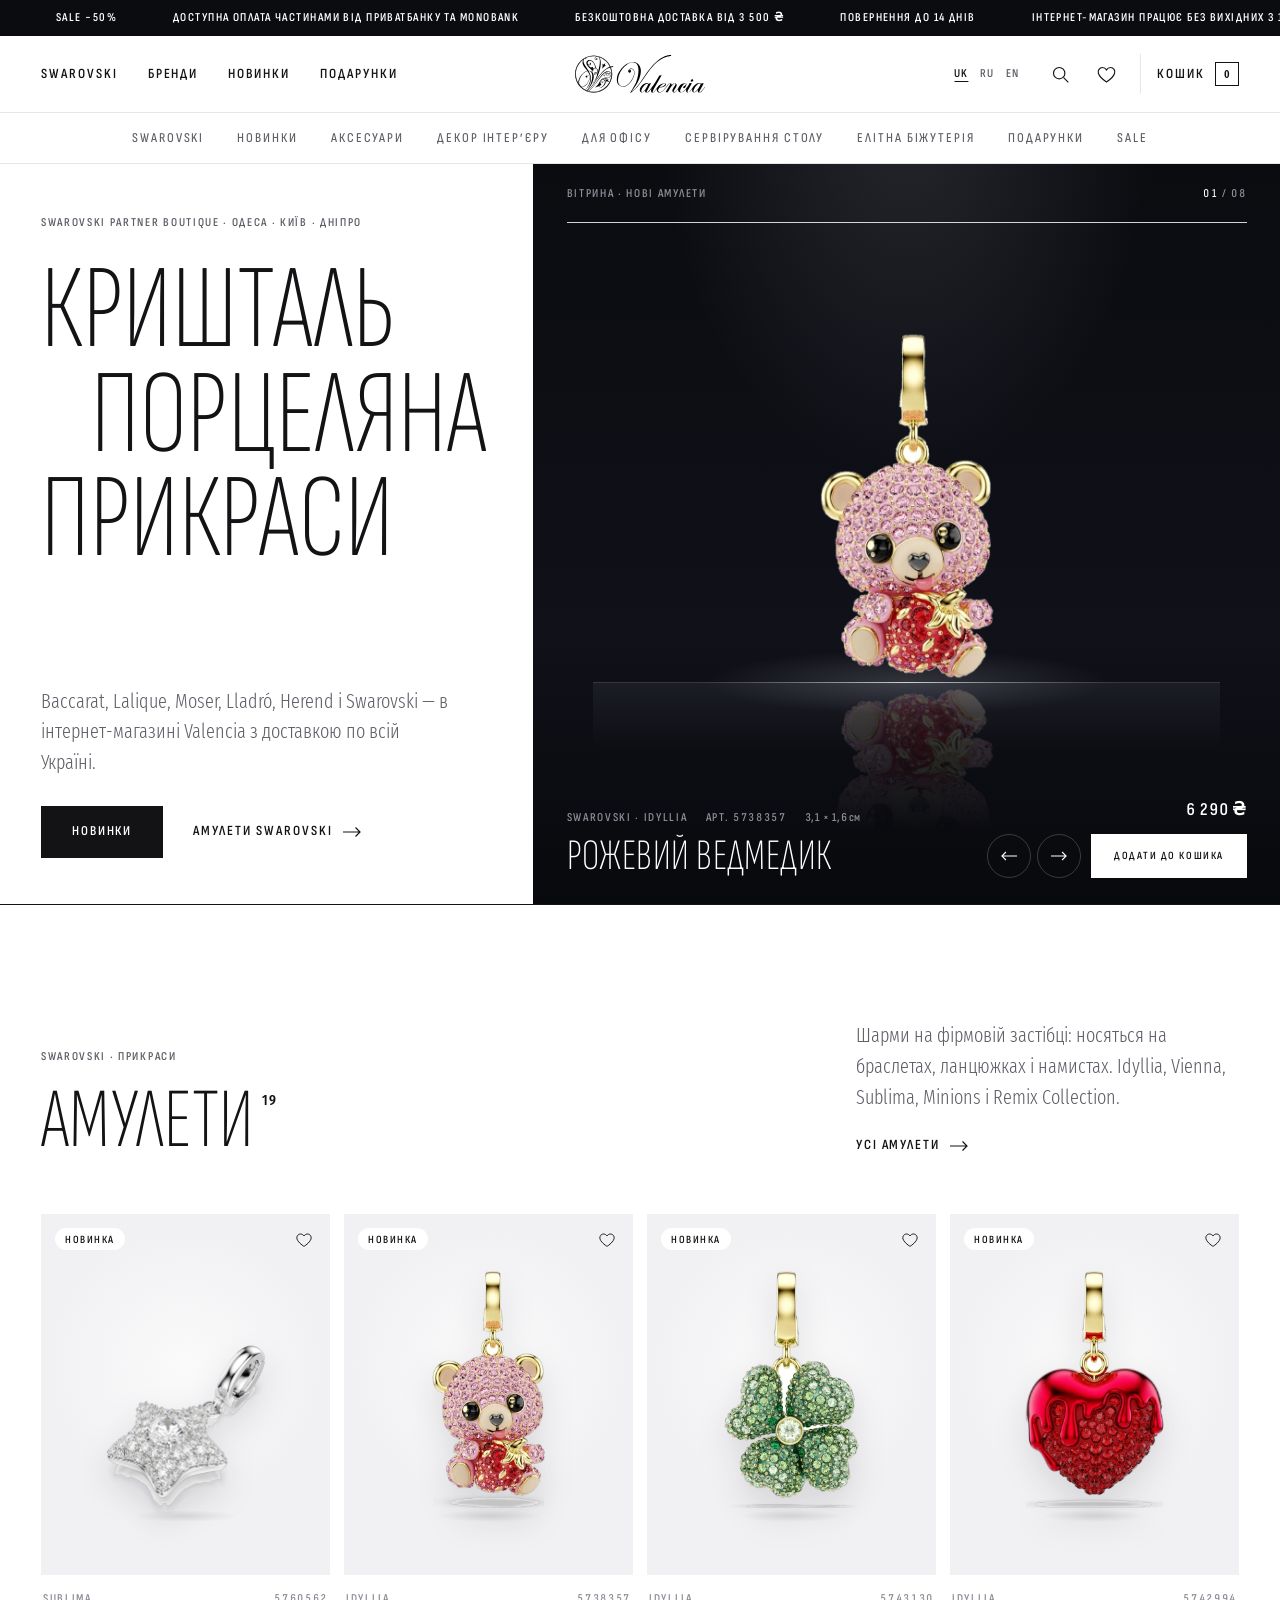
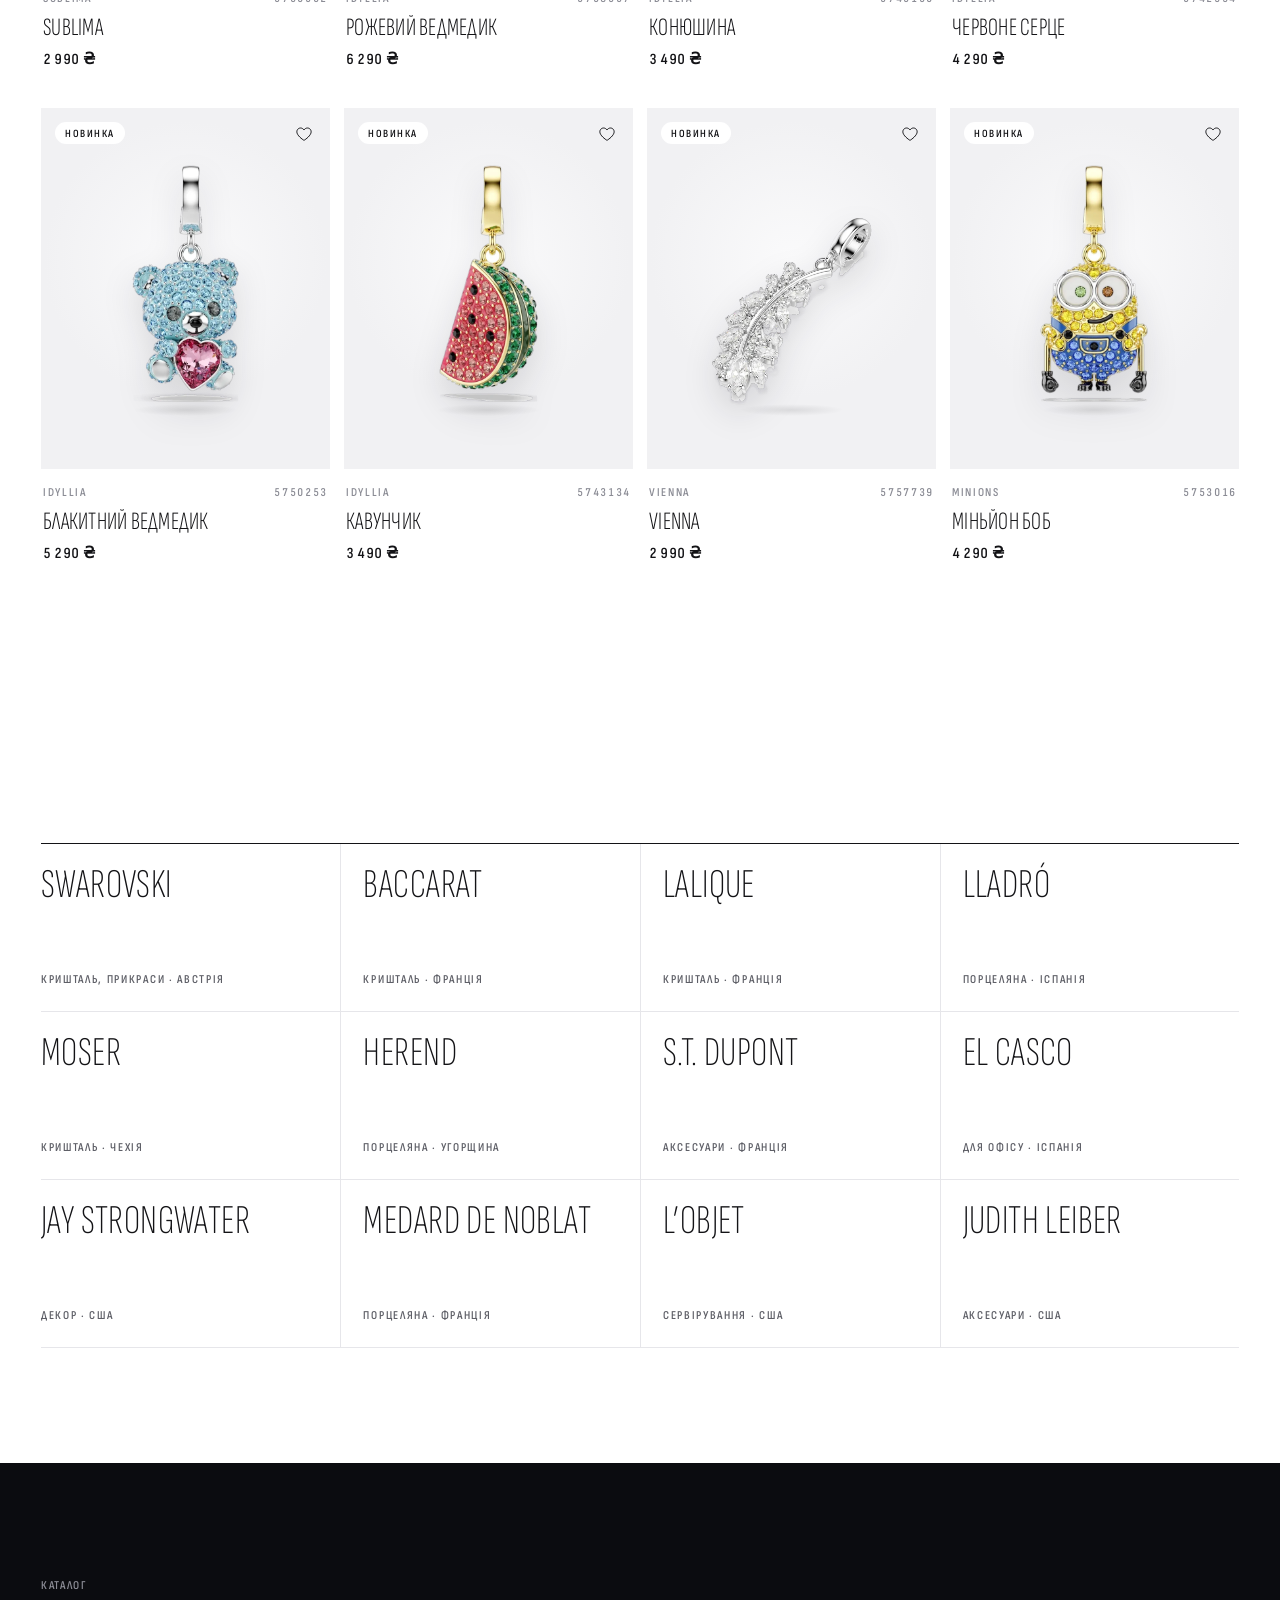
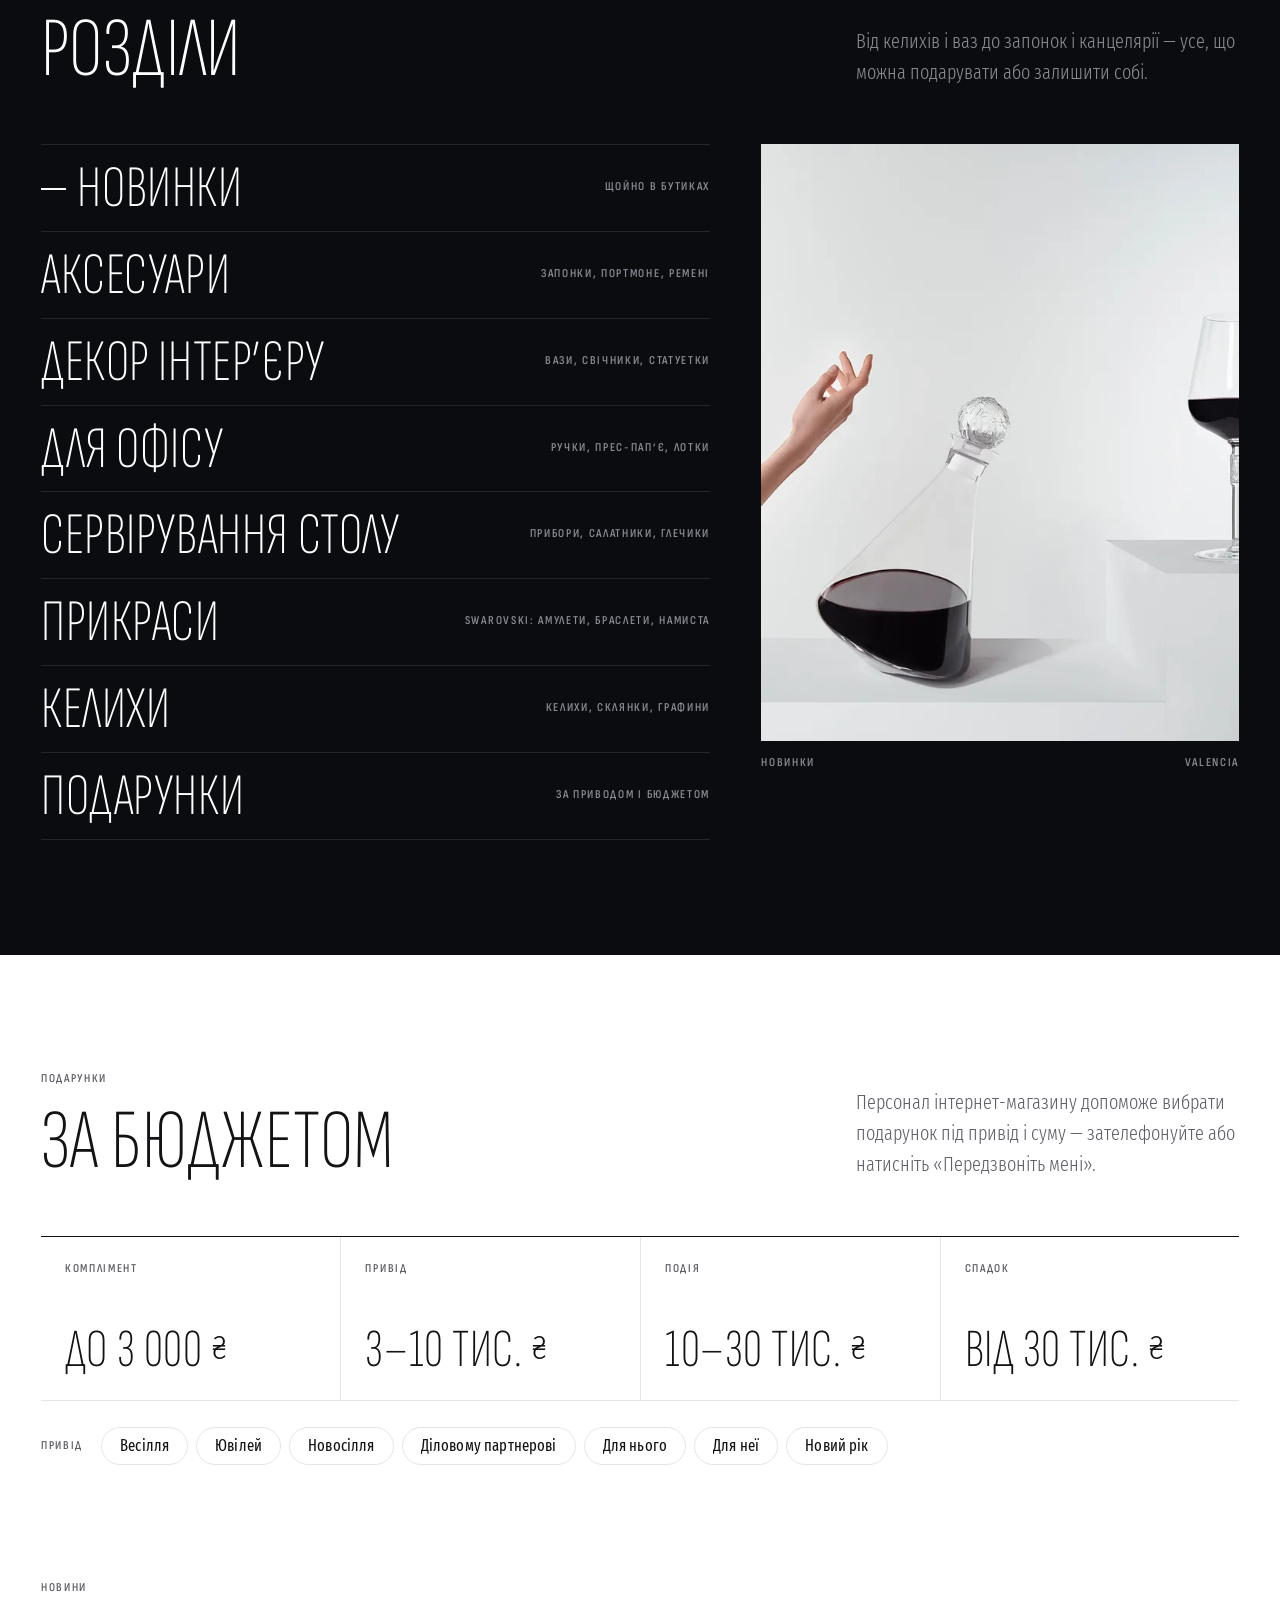
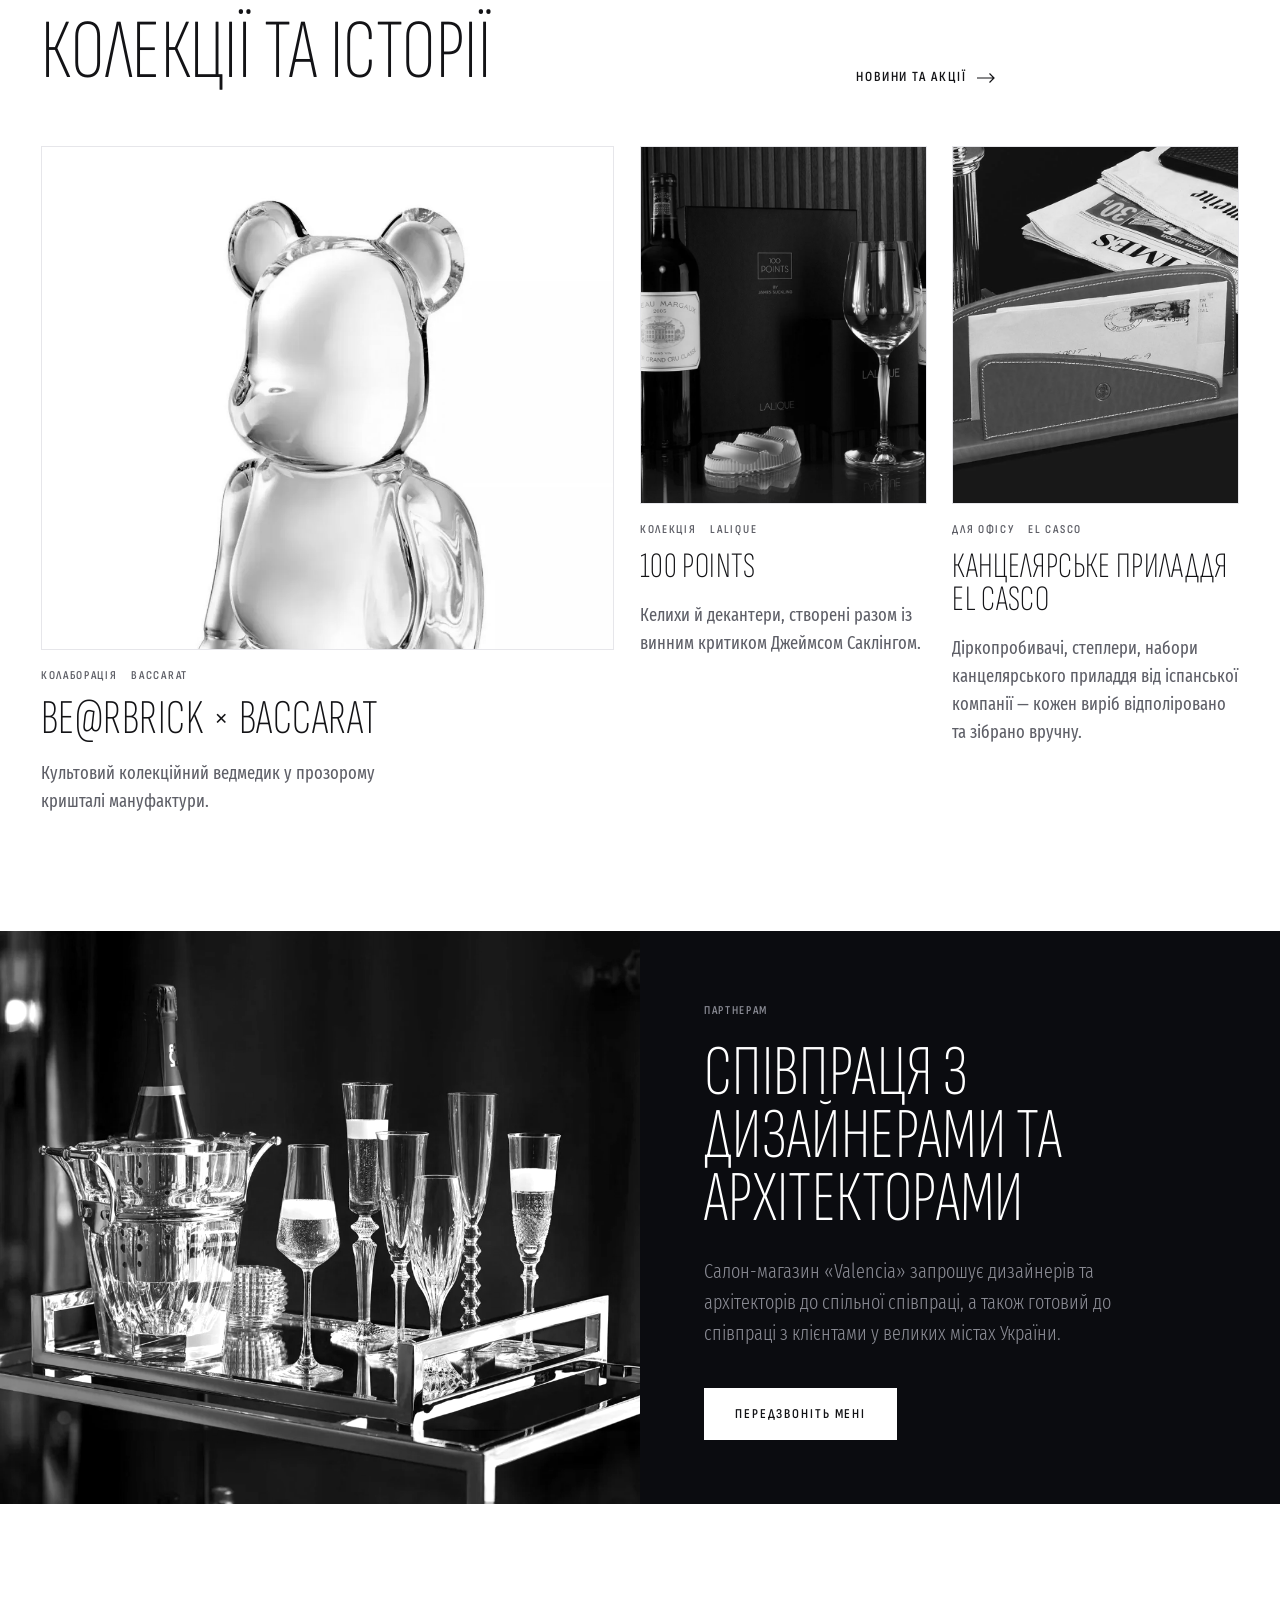
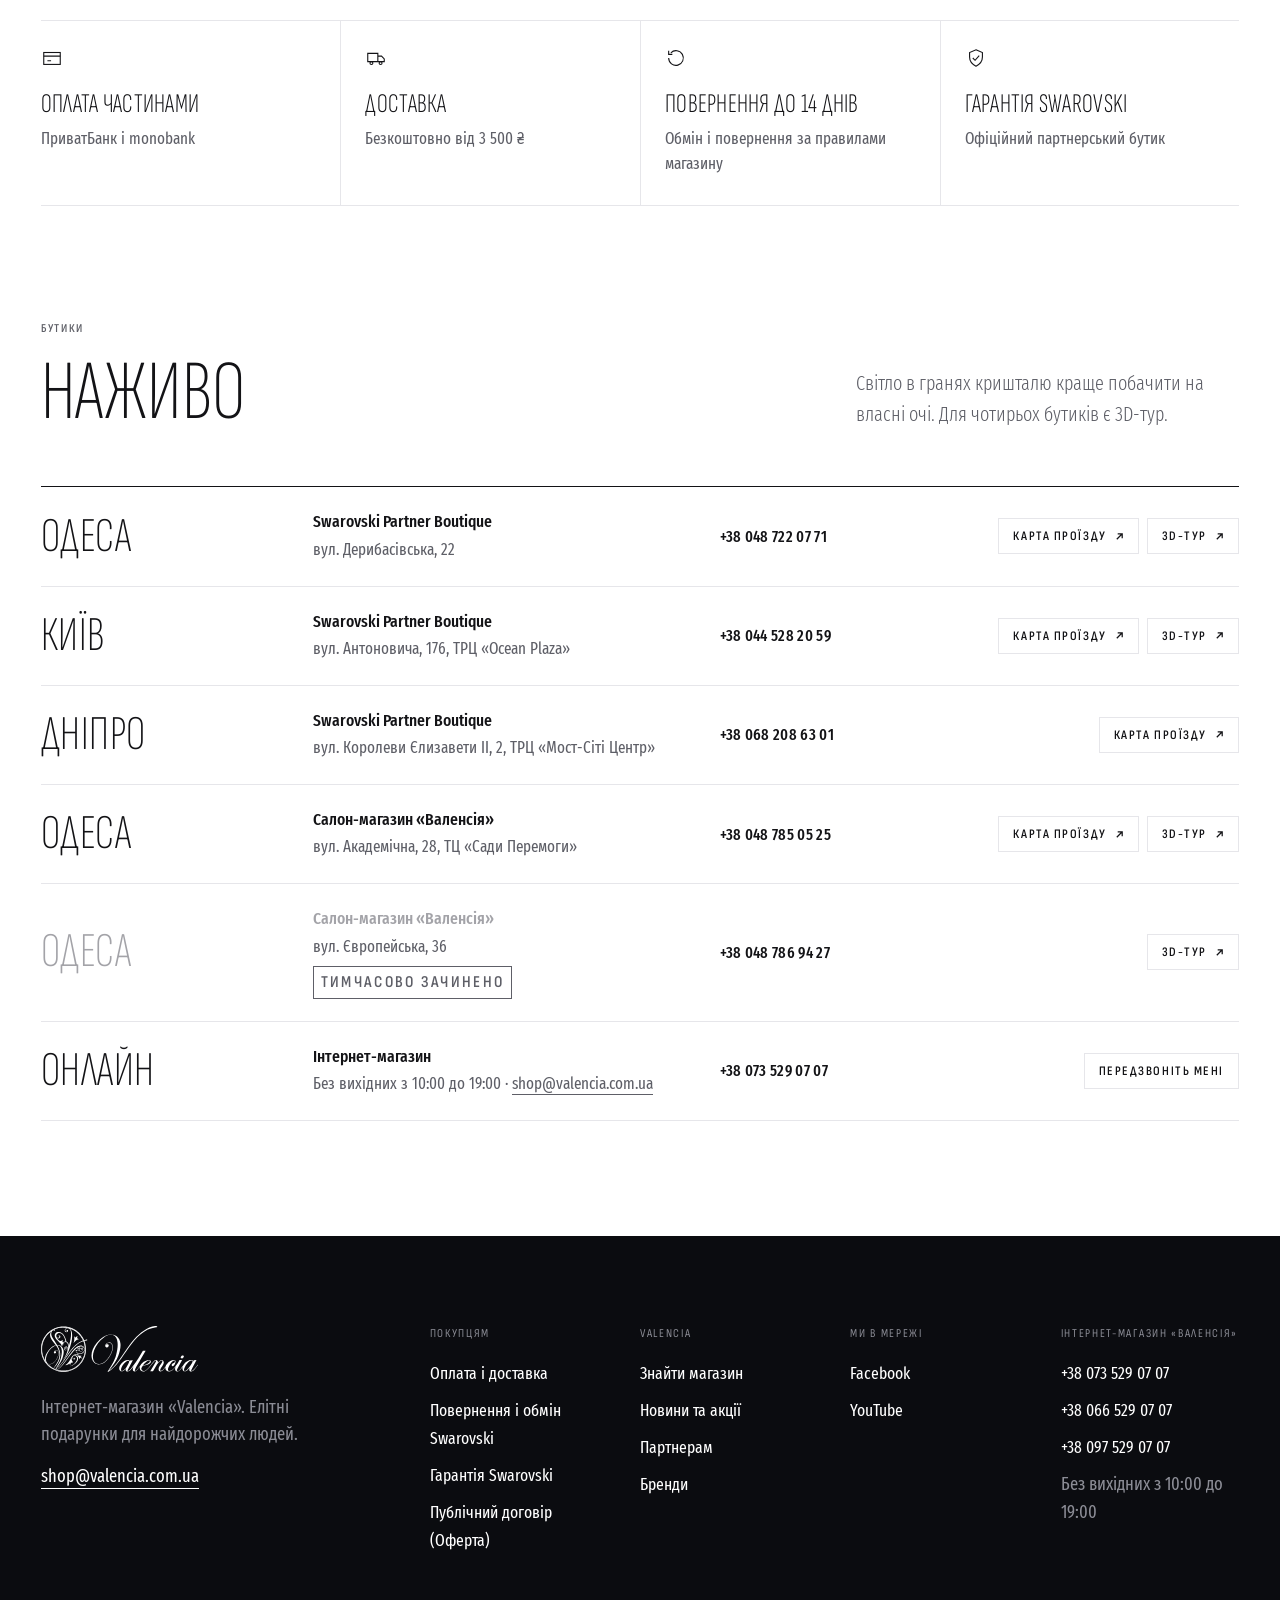
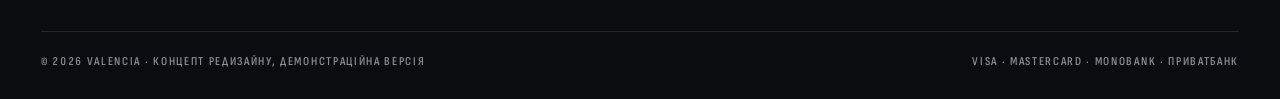
<file: index.html>
<!doctype html>
<html lang="uk">
<head>
<meta charset="utf-8">
<meta name="viewport" content="width=device-width, initial-scale=1">
<meta name="robots" content="noindex, nofollow">
<title>Valencia — кришталь, порцеляна, прикраси | Концепт редизайну</title>
<meta name="description" content="Концепт редизайну інтернет-магазину Valencia: Swarovski, Baccarat, Lalique, Lladró, Herend.">
<meta name="theme-color" content="#0B0C10">
<link rel="preconnect" href="https://fonts.googleapis.com">
<link rel="preconnect" href="https://fonts.gstatic.com" crossorigin>
<link href="https://fonts.googleapis.com/css2?family=Fira+Sans+Extra+Condensed:wght@300;400;500&family=Sofia+Sans+Condensed:wght@400;500;600&family=Sofia+Sans+Extra+Condensed:wght@200;300;400&display=swap" rel="stylesheet">
<link rel="stylesheet" href="assets/style.css">
<link rel="icon" href="img/cut/43178.webp">
</head>
<body>
<a class="skip" href="#main">Перейти до вмісту</a>

<div class="topbar" aria-label="Умови магазину">
  <div class="topbar__track">
    <span>SALE −50%</span>
    <span>Доступна оплата частинами від ПриватБанку та monobank</span>
    <span>Безкоштовна доставка від 3 500 ₴</span>
    <span>Повернення до 14 днів</span>
    <span>Інтернет-магазин працює без вихідних з 10:00 до 19:00</span>
    <span class="dup" aria-hidden="true"><span>SALE −50%</span><span>Доступна оплата частинами від ПриватБанку та monobank</span><span>Безкоштовна доставка від 3 500 ₴</span><span>Повернення до 14 днів</span><span>Інтернет-магазин працює без вихідних з 10:00 до 19:00</span></span>
  </div>
</div>

<header class="hdr">
  <div class="hdr__in">
    <div>
      <button class="ibtn hdr__burger" data-menu-open aria-label="Відкрити меню"><svg viewBox="0 0 24 24"><path d="M3 8h18M3 16h18"/></svg></button>
      <nav class="hdr__nav" aria-label="Основна навігація">
        <a href="amulety.html">Swarovski</a>
        <a href="#">Бренди</a>
        <a href="#">Новинки</a>
        <a href="index.html#gifts">Подарунки</a>
      </nav>
    </div>
    <a class="logo" href="index.html" aria-label="Valencia — на головну"><img src="img/home/logo.svg" alt="Valencia" width="130" height="38"></a>
    <div class="hdr__tools">
      <div class="lang hide-m" role="group" aria-label="Мова сайту"><a href="#" data-lang aria-current="true">UK</a><a href="#" data-lang>RU</a><a href="#" data-lang>EN</a></div>
      <a class="ibtn hide-m" href="#" aria-label="Пошук"><svg viewBox="0 0 24 24"><circle cx="10.5" cy="10.5" r="6.5"/><path d="M15.5 15.5L21 21"/></svg></a>
      <button class="ibtn" data-panel-open="fav" aria-label="Обране"><svg viewBox="0 0 24 24"><path d="M12 20.5s-7.5-4.6-9.2-9.6C1.6 7.3 4 4 7.4 4c2 0 3.6 1.1 4.6 2.7C13 5.1 14.6 4 16.6 4 20 4 22.4 7.3 21.2 10.9 19.5 15.9 12 20.5 12 20.5z"/></svg><span class="cnt" data-count="fav">0</span></button>
      <button class="bag" data-panel-open="cart" aria-label="Кошик"><span class="t">Кошик</span><b data-count="cart">0</b></button>
    </div>
  </div>
</header>

<nav class="catnav" aria-label="Розділи каталогу">
  <div class="catnav__in">
    <a href="amulety.html">Swarovski</a>
    <a href="#">Новинки</a>
    <a href="#">Аксесуари</a>
    <a href="#">Декор інтер’єру</a>
    <a href="#">Для офісу</a>
    <a href="#">Сервірування столу</a>
    <a href="#">Елітна біжутерія</a>
    <a href="index.html#gifts">Подарунки</a>
    <a href="#">Sale</a>
  </div>
</nav>

<div class="menu" aria-hidden="true" role="dialog" aria-modal="true" aria-label="Меню">
  <div class="menu__head">
    <a class="logo" href="index.html" aria-label="Valencia — на головну"><img src="img/home/logo.svg" alt="Valencia" width="103" height="30"></a>
    <button class="ibtn" data-menu-close aria-label="Закрити меню"><svg viewBox="0 0 24 24"><path d="M5 5l14 14M19 5 5 19"/></svg></button>
  </div>
  <nav aria-label="Мобільна навігація">
    <a href="amulety.html">Swarovski <small>Амулети</small></a>
    <a href="#">Бренди</a>
    <a href="#">Новинки</a>
    <a href="#">Аксесуари</a>
    <a href="#">Декор інтер’єру</a>
    <a href="#">Для офісу</a>
    <a href="#">Сервірування столу</a>
    <a href="#">Елітна біжутерія</a>
    <a href="index.html#gifts" data-menu-close>Подарунки</a>
    <a href="index.html#stores" data-menu-close>Знайти магазин</a>
  </nav>
  <div class="menu__foot">
    <div class="lang" role="group" aria-label="Мова сайту" style="display:flex"><a href="#" data-lang aria-current="true">UK</a><a href="#" data-lang>RU</a><a href="#" data-lang>EN</a></div>
    <a class="label" href="tel:+380735290707">+38 073 529 07 07</a>
  </div>
</div>

<!--MAIN-->
<main id="main">

  <!-- HERO: white statement + black vitrine -->
  <section class="hero" aria-label="Головне">
    <div class="hero__copy">
      <div>
        <div class="label">Swarovski Partner Boutique · Одеса · Київ · Дніпро</div>
        <h1 class="display hero__title">
          <span><i style="--n:0">Кришталь</i></span>
          <span><i style="--n:1">Порцеляна</i></span>
          <span><i style="--n:2">Прикраси</i></span>
        </h1>
      </div>
      <div class="hero__bottom">
        <p class="lead">Baccarat, Lalique, Moser, Lladró, Herend і Swarovski — в інтернет-магазині Valencia з доставкою по всій Україні.</p>
        <div class="hero__actions">
          <a class="btn" href="#">Новинки</a>
          <a class="more" href="amulety.html"><span>Амулети Swarovski</span><svg viewBox="0 0 18 10"><path d="M0 5h17M12.5.5 17 5l-4.5 4.5"/></svg></a>
        </div>
      </div>
    </div>

    <div class="vit" data-vit aria-roledescription="карусель" aria-label="Вітрина: нові амулети Swarovski">
      <div class="vit__top label"><span>Вітрина · нові амулети</span><span><b data-vit-i>01</b> / <span data-vit-n>08</span></span></div>
      <button class="vit__stage" data-vit-stage aria-label="Швидкий перегляд амулета"><span class="vit__shelf"></span></button>
      <div class="vit__label">
        <div aria-live="polite">
          <div class="label vit__meta"><span data-vit-coll>Swarovski · Idyllia</span><span data-vit-sku>Арт. 5738357</span><span class="opt-m u" data-vit-size>3,1 × 1,6 см</span></div>
          <div class="vit__name" data-vit-name>Рожевий ведмедик</div>
        </div>
        <div>
          <div class="vit__price" data-vit-price>6 290 ₴</div>
          <div class="vit__act">
            <div class="vit__nav">
              <button data-vit-prev aria-label="Попередній амулет"><svg viewBox="0 0 18 10"><path d="M18 5H1M5.5.5 1 5l4.5 4.5"/></svg></button>
              <button data-vit-next aria-label="Наступний амулет"><svg viewBox="0 0 18 10"><path d="M0 5h17M12.5.5 17 5l-4.5 4.5"/></svg></button>
            </div>
            <button class="btn btn--white" data-vit-add data-add="42607">Додати до кошика</button>
          </div>
        </div>
      </div>
      <div class="vit__prog" aria-hidden="true"><i></i></div>
    </div>
  </section>

  <!-- AMULETS -->
  <section class="sec">
    <div class="wrap">
      <div class="sec-head">
        <div class="sec-head__t rv">
          <span class="label">Swarovski · Прикраси</span>
          <h2 class="h2">Амулети<sup>19</sup></h2>
        </div>
        <div class="sec-head__s rv" style="--d:1">
          <p class="lead">Шарми на фірмовій застібці: носяться на браслетах, ланцюжках і намистах. Idyllia, Vienna, Sublima, Minions і Remix Collection.</p>
          <a class="more" href="amulety.html"><span>Усі амулети</span><svg viewBox="0 0 18 10"><path d="M0 5h17M12.5.5 17 5l-4.5 4.5"/></svg></a>
        </div>
      </div>
      <div class="grid rv" data-featured></div>
    </div>
  </section>

  <!-- BRANDS -->
  <section class="sec sec--flush-top">
    <div class="wrap">
      <div class="sec-head">
        <div class="sec-head__t rv">
          <span class="label">Бренди Європи та США</span>
          <h2 class="h2">Бренди</h2>
        </div>
        <div class="sec-head__s rv" style="--d:1">
          <a class="more" href="#"><span>Усі бренди від A до Z</span><svg viewBox="0 0 18 10"><path d="M0 5h17M12.5.5 17 5l-4.5 4.5"/></svg></a>
        </div>
      </div>
      <div class="brands rv">
        <a class="brand" href="amulety.html"><b>Swarovski</b><span class="label">Кришталь, прикраси · Австрія<svg viewBox="0 0 18 10"><path d="M0 5h17M12.5.5 17 5l-4.5 4.5"/></svg></span></a>
        <a class="brand" href="#"><b>Baccarat</b><span class="label">Кришталь · Франція<svg viewBox="0 0 18 10"><path d="M0 5h17M12.5.5 17 5l-4.5 4.5"/></svg></span></a>
        <a class="brand" href="#"><b>Lalique</b><span class="label">Кришталь · Франція<svg viewBox="0 0 18 10"><path d="M0 5h17M12.5.5 17 5l-4.5 4.5"/></svg></span></a>
        <a class="brand" href="#"><b>Lladró</b><span class="label">Порцеляна · Іспанія<svg viewBox="0 0 18 10"><path d="M0 5h17M12.5.5 17 5l-4.5 4.5"/></svg></span></a>
        <a class="brand" href="#"><b>Moser</b><span class="label">Кришталь · Чехія<svg viewBox="0 0 18 10"><path d="M0 5h17M12.5.5 17 5l-4.5 4.5"/></svg></span></a>
        <a class="brand" href="#"><b>Herend</b><span class="label">Порцеляна · Угорщина<svg viewBox="0 0 18 10"><path d="M0 5h17M12.5.5 17 5l-4.5 4.5"/></svg></span></a>
        <a class="brand" href="#"><b>S.T. Dupont</b><span class="label">Аксесуари · Франція<svg viewBox="0 0 18 10"><path d="M0 5h17M12.5.5 17 5l-4.5 4.5"/></svg></span></a>
        <a class="brand" href="#"><b>El Casco</b><span class="label">Для офісу · Іспанія<svg viewBox="0 0 18 10"><path d="M0 5h17M12.5.5 17 5l-4.5 4.5"/></svg></span></a>
        <a class="brand" href="#"><b>Jay Strongwater</b><span class="label">Декор · США<svg viewBox="0 0 18 10"><path d="M0 5h17M12.5.5 17 5l-4.5 4.5"/></svg></span></a>
        <a class="brand" href="#"><b>Medard de Noblat</b><span class="label">Порцеляна · Франція<svg viewBox="0 0 18 10"><path d="M0 5h17M12.5.5 17 5l-4.5 4.5"/></svg></span></a>
        <a class="brand" href="#"><b>L’Objet</b><span class="label">Сервірування · США<svg viewBox="0 0 18 10"><path d="M0 5h17M12.5.5 17 5l-4.5 4.5"/></svg></span></a>
        <a class="brand" href="#"><b>Judith Leiber</b><span class="label">Аксесуари · США<svg viewBox="0 0 18 10"><path d="M0 5h17M12.5.5 17 5l-4.5 4.5"/></svg></span></a>
      </div>
    </div>
  </section>

  <!-- CATEGORIES (inverted) -->
  <section class="sec night">
    <div class="wrap">
      <div class="sec-head">
        <div class="sec-head__t rv">
          <span class="label">Каталог</span>
          <h2 class="h2">Розділи</h2>
        </div>
        <div class="sec-head__s rv" style="--d:1">
          <p class="lead">Від келихів і ваз до запонок і канцелярії — усе, що можна подарувати або залишити собі.</p>
        </div>
      </div>
      <div class="cats">
        <div class="cats__list rv" data-cats>
          <a class="cat is-on" href="#" data-img="img/home/cat-134342.webp"><img src="img/home/cat-134342.webp" alt="" loading="lazy"><b>Новинки</b><span class="label">Щойно в бутиках</span></a>
          <a class="cat" href="#" data-img="img/home/cat-134344.webp"><img src="img/home/cat-134344.webp" alt="" loading="lazy"><b>Аксесуари</b><span class="label">Запонки, портмоне, ремені</span></a>
          <a class="cat" href="#" data-img="img/home/cat-134343.webp"><img src="img/home/cat-134343.webp" alt="" loading="lazy"><b>Декор інтер’єру</b><span class="label">Вази, свічники, статуетки</span></a>
          <a class="cat" href="#" data-img="img/home/cat-134347.webp"><img src="img/home/cat-134347.webp" alt="" loading="lazy"><b>Для офісу</b><span class="label">Ручки, прес-пап’є, лотки</span></a>
          <a class="cat" href="#" data-img="img/home/cat-134346.webp"><img src="img/home/cat-134346.webp" alt="" loading="lazy"><b>Сервірування столу</b><span class="label">Прибори, салатники, глечики</span></a>
          <a class="cat" href="amulety.html" data-img="img/p/42609-2.webp"><img src="img/p/42609-2.webp" alt="" loading="lazy"><b>Прикраси</b><span class="label">Swarovski: амулети, браслети, намиста</span></a>
          <a class="cat" href="#" data-img="img/home/news-news_321419_140691.webp"><img src="img/home/news-news_321419_140691.webp" alt="" loading="lazy"><b>Келихи</b><span class="label">Келихи, склянки, графини</span></a>
          <a class="cat" href="index.html#gifts" data-img="img/home/cat-134341.webp"><img src="img/home/cat-134341.webp" alt="" loading="lazy"><b>Подарунки</b><span class="label">За приводом і бюджетом</span></a>
        </div>
        <div class="cats__view rv" style="--d:2" aria-hidden="true">
          <div class="cats__frame" data-cats-frame></div>
          <div class="cats__cap label"><span data-cats-cap>Новинки</span><span>Valencia</span></div>
        </div>
      </div>
    </div>
  </section>

  <!-- GIFTS BY BUDGET -->
  <section class="sec" id="gifts">
    <div class="wrap">
      <div class="sec-head">
        <div class="sec-head__t rv">
          <span class="label">Подарунки</span>
          <h2 class="h2">За бюджетом</h2>
        </div>
        <div class="sec-head__s rv" style="--d:1">
          <p class="lead">Персонал інтернет-магазину допоможе вибрати подарунок під привід і суму — зателефонуйте або натисніть «Передзвоніть мені».</p>
        </div>
      </div>
      <div class="budget rv">
        <a href="#"><span class="label">Комплімент</span><b>до 3&nbsp;000&nbsp;<i class="uah">₴</i></b></a>
        <a href="#"><span class="label">Привід</span><b>3–10 тис.&nbsp;<i class="uah">₴</i></b></a>
        <a href="#"><span class="label">Подія</span><b>10–30 тис.&nbsp;<i class="uah">₴</i></b></a>
        <a href="#"><span class="label">Спадок</span><b>від 30&nbsp;тис.&nbsp;<i class="uah">₴</i></b></a>
      </div>
      <div class="occ rv" role="group" aria-label="Привід">
        <span class="label">Привід</span>
        <button class="chip" aria-pressed="false">Весілля</button>
        <button class="chip" aria-pressed="false">Ювілей</button>
        <button class="chip" aria-pressed="false">Новосілля</button>
        <button class="chip" aria-pressed="false">Діловому партнерові</button>
        <button class="chip" aria-pressed="false">Для нього</button>
        <button class="chip" aria-pressed="false">Для неї</button>
        <button class="chip" aria-pressed="false">Новий рік</button>
      </div>
    </div>
  </section>

  <!-- JOURNAL -->
  <section class="sec sec--flush-top">
    <div class="wrap">
      <div class="sec-head">
        <div class="sec-head__t rv">
          <span class="label">Новини</span>
          <h2 class="h2">Колекції та історії</h2>
        </div>
        <div class="sec-head__s rv" style="--d:1">
          <a class="more" href="#"><span>Новини та акції</span><svg viewBox="0 0 18 10"><path d="M0 5h17M12.5.5 17 5l-4.5 4.5"/></svg></a>
        </div>
      </div>
      <div class="journal">
        <a class="story rv" href="#">
          <div class="story__img"><img src="img/home/news-news_321354_140686.webp" alt="Кришталевий BE@RBRICK від Baccarat" loading="lazy"></div>
          <div class="label"><span>Колаборація</span><span>Baccarat</span></div>
          <h3>BE@RBRICK × Baccarat</h3>
          <p>Культовий колекційний ведмедик у прозорому кришталі мануфактури.</p>
        </a>
        <a class="story rv" href="#" style="--d:1">
          <div class="story__img"><img src="img/home/news-news_321376_140699.webp" alt="Келихи колекції 100 Points від Lalique" loading="lazy"></div>
          <div class="label"><span>Колекція</span><span>Lalique</span></div>
          <h3>100 Points</h3>
          <p>Келихи й декантери, створені разом із винним критиком Джеймсом Саклінгом.</p>
        </a>
        <a class="story rv" href="#" style="--d:2">
          <div class="story__img"><img src="img/home/news-news_321418_140692.webp" alt="Шкіряний органайзер El Casco" loading="lazy"></div>
          <div class="label"><span>Для офісу</span><span>El Casco</span></div>
          <h3>Канцелярське приладдя El Casco</h3>
          <p>Діркопробивачі, степлери, набори канцелярського приладдя від іспанської компанії — кожен виріб відполіровано та зібрано вручну.</p>
        </a>
      </div>
    </div>
  </section>

  <!-- PARTNERS -->
  <section class="partner night">
    <div class="partner__img"><img src="img/home/cat-142032.webp" alt="Кришталеві келихи та відерце для шампанського" loading="lazy"></div>
    <div class="partner__txt">
      <div class="rv">
        <span class="label">Партнерам</span>
        <h2 class="h2">Співпраця з дизайнерами та архітекторами</h2>
        <p class="lead">Салон-магазин «Valencia» запрошує дизайнерів та архітекторів до спільної співпраці, а також готовий до співпраці з клієнтами у великих містах України.</p>
      </div>
      <div class="rv" style="--d:1"><a class="btn btn--white" href="#">Передзвоніть мені</a></div>
    </div>
  </section>

  <!-- SERVICES -->
  <section class="sec" style="padding-bottom:0">
    <div class="wrap">
      <div class="facts rv">
        <div><svg viewBox="0 0 24 24"><rect x="3" y="6" width="18" height="13"/><path d="M3 10h18M7 15h4"/></svg><b>Оплата частинами</b><span>ПриватБанк і monobank</span></div>
        <div><svg viewBox="0 0 24 24"><path d="M3 7h11v9H3zM14 10h4l3 3v3h-7"/><circle cx="7" cy="17.5" r="1.6"/><circle cx="17" cy="17.5" r="1.6"/></svg><b>Доставка</b><span>Безкоштовно від 3 500 ₴</span></div>
        <div><svg viewBox="0 0 24 24"><path d="M4 12a8 8 0 1 0 2.4-5.7M4 4v4h4"/></svg><b>Повернення до 14 днів</b><span>Обмін і повернення за правилами магазину</span></div>
        <div><svg viewBox="0 0 24 24"><path d="M12 3l7 3v5c0 4.5-3 8-7 10-4-2-7-5.5-7-10V6z"/><path d="M8.5 12l2.5 2.5 4.5-5"/></svg><b>Гарантія Swarovski</b><span>Офіційний партнерський бутик</span></div>
      </div>
    </div>
  </section>

  <!-- STORES -->
  <section class="sec" id="stores">
    <div class="wrap">
      <div class="sec-head">
        <div class="sec-head__t rv">
          <span class="label">Бутики</span>
          <h2 class="h2">Наживо</h2>
        </div>
        <div class="sec-head__s rv" style="--d:1">
          <p class="lead">Світло в гранях кришталю краще побачити на власні очі. Для чотирьох бутиків є 3D-тур.</p>
        </div>
      </div>
      <div class="stores">
        <div class="store rv">
          <div class="store__city">Одеса</div>
          <div class="store__where"><b>Swarovski Partner Boutique</b><span>вул. Дерибасівська, 22</span></div>
          <a class="store__tel" href="tel:+380487220771">+38 048 722 07 71</a>
          <div class="store__links"><a href="https://www.google.com/maps/search/?api=1&amp;query=%D0%9E%D0%B4%D0%B5%D1%81%D0%B0%2C+%D0%94%D0%B5%D1%80%D0%B8%D0%B1%D0%B0%D1%81%D1%96%D0%B2%D1%81%D1%8C%D0%BA%D0%B0+22" target="_blank" rel="noopener">Карта проїзду <svg viewBox="0 0 10 10"><path d="M2 8 8 2M3 2h5v5"/></svg></a><a href="https://tour.valencia.com.ua/3Dtours/sw_o_der/index.html" target="_blank" rel="noopener">3D-тур <svg viewBox="0 0 10 10"><path d="M2 8 8 2M3 2h5v5"/></svg></a></div>
        </div>
        <div class="store rv">
          <div class="store__city">Київ</div>
          <div class="store__where"><b>Swarovski Partner Boutique</b><span>вул. Антоновича, 176, ТРЦ «Ocean Plaza»</span></div>
          <a class="store__tel" href="tel:+380445282059">+38 044 528 20 59</a>
          <div class="store__links"><a href="https://www.google.com/maps/search/?api=1&amp;query=Ocean+Plaza+Kyiv" target="_blank" rel="noopener">Карта проїзду <svg viewBox="0 0 10 10"><path d="M2 8 8 2M3 2h5v5"/></svg></a><a href="https://tour.valencia.com.ua/3Dtours/sw_k_osh/index.html" target="_blank" rel="noopener">3D-тур <svg viewBox="0 0 10 10"><path d="M2 8 8 2M3 2h5v5"/></svg></a></div>
        </div>
        <div class="store rv">
          <div class="store__city">Дніпро</div>
          <div class="store__where"><b>Swarovski Partner Boutique</b><span>вул. Королеви Єлизавети II, 2, ТРЦ «Мост-Сіті Центр»</span></div>
          <a class="store__tel" href="tel:+380682086301">+38 068 208 63 01</a>
          <div class="store__links"><a href="https://www.google.com/maps/search/?api=1&amp;query=%D0%9C%D0%BE%D1%81%D1%82-%D0%A1%D1%96%D1%82%D1%96+%D0%A6%D0%B5%D0%BD%D1%82%D1%80+%D0%94%D0%BD%D1%96%D0%BF%D1%80%D0%BE" target="_blank" rel="noopener">Карта проїзду <svg viewBox="0 0 10 10"><path d="M2 8 8 2M3 2h5v5"/></svg></a></div>
        </div>
        <div class="store rv">
          <div class="store__city">Одеса</div>
          <div class="store__where"><b>Салон-магазин «Валенсія»</b><span>вул. Академічна, 28, ТЦ «Сади Перемоги»</span></div>
          <a class="store__tel" href="tel:+380487850525">+38 048 785 05 25</a>
          <div class="store__links"><a href="https://www.google.com/maps/search/?api=1&amp;query=%D0%A1%D0%B0%D0%B4%D0%B8+%D0%9F%D0%B5%D1%80%D0%B5%D0%BC%D0%BE%D0%B3%D0%B8+%D0%9E%D0%B4%D0%B5%D1%81%D0%B0" target="_blank" rel="noopener">Карта проїзду <svg viewBox="0 0 10 10"><path d="M2 8 8 2M3 2h5v5"/></svg></a><a href="https://tour.valencia.com.ua/3Dtours/val_o_sp/index.html" target="_blank" rel="noopener">3D-тур <svg viewBox="0 0 10 10"><path d="M2 8 8 2M3 2h5v5"/></svg></a></div>
        </div>
        <div class="store store--closed rv">
          <div class="store__city">Одеса</div>
          <div class="store__where"><b>Салон-магазин «Валенсія»</b><span>вул. Європейська, 36</span><br><span class="store__closed label">Тимчасово зачинено</span></div>
          <a class="store__tel" href="tel:+380487869427">+38 048 786 94 27</a>
          <div class="store__links"><a href="https://www.valencia.com.ua/3dShop/index.html" target="_blank" rel="noopener">3D-тур <svg viewBox="0 0 10 10"><path d="M2 8 8 2M3 2h5v5"/></svg></a></div>
        </div>
        <div class="store rv">
          <div class="store__city">Онлайн</div>
          <div class="store__where"><b>Інтернет-магазин</b><span>Без вихідних з 10:00 до 19:00 · <a class="ul" href="mailto:shop@valencia.com.ua">shop@valencia.com.ua</a></span></div>
          <a class="store__tel" href="tel:+380735290707">+38 073 529 07 07</a>
          <div class="store__links"><a href="#">Передзвоніть мені</a></div>
        </div>
      </div>
    </div>
  </section>

</main>
<!--/MAIN-->

<footer class="foot">
  <div class="wrap">
    <div class="foot__grid">
      <div class="foot__about">
        <a class="logo" href="index.html" aria-label="Valencia — на головну"><img src="img/home/logo.svg" alt="Valencia" width="157" height="46"></a>
        <p>Інтернет-магазин «Valencia». Елітні подарунки для найдорожчих людей.</p>
        <a class="ul" href="mailto:shop@valencia.com.ua">shop@valencia.com.ua</a>
      </div>
      <div>
        <h4 class="label">Покупцям</h4>
        <ul><li><a href="#">Оплата і доставка</a></li><li><a href="#">Повернення і обмін Swarovski</a></li><li><a href="#">Гарантія Swarovski</a></li><li><a href="#">Публічний договір (Оферта)</a></li></ul>
      </div>
      <div>
        <h4 class="label">Valencia</h4>
        <ul><li><a href="index.html#stores">Знайти магазин</a></li><li><a href="#">Новини та акції</a></li><li><a href="#">Партнерам</a></li><li><a href="#">Бренди</a></li></ul>
      </div>
      <div>
        <h4 class="label">Ми в мережі</h4>
        <ul><li><a href="https://www.facebook.com/valencia.com.ua" target="_blank" rel="noopener">Facebook</a></li><li><a href="https://www.youtube.com/channel/UCtPYzrJeFZRLNFfCMpR2O1g" target="_blank" rel="noopener">YouTube</a></li></ul>
      </div>
      <div>
        <h4 class="label">Інтернет-магазин «Валенсія»</h4>
        <ul><li><a href="tel:+380735290707">+38 073 529 07 07</a></li><li><a href="tel:+380665290707">+38 066 529 07 07</a></li><li><a href="tel:+380975290707">+38 097 529 07 07</a></li><li><span style="color:var(--dim)">Без вихідних з 10:00 до 19:00</span></li></ul>
      </div>
    </div>
    <div class="foot__bottom label">
      <span>© 2026 Valencia · Концепт редизайну, демонстраційна версія</span>
      <span>Visa · Mastercard · monobank · ПриватБанк</span>
    </div>
  </div>
</footer>

<div class="panel" aria-hidden="true" data-side>
  <div class="panel__scrim" data-panel-close></div>
  <aside class="panel__box" role="dialog" aria-modal="true" aria-label="Кошик і обране">
    <div class="panel__head">
      <div class="tabs" role="tablist">
        <button role="tab" data-tab="cart" aria-selected="true">Кошик<sup data-count="cart">0</sup></button>
        <button role="tab" data-tab="fav" aria-selected="false">Обране<sup data-count="fav">0</sup></button>
      </div>
      <button class="ibtn" data-panel-close aria-label="Закрити"><svg viewBox="0 0 24 24"><path d="M5 5l14 14M19 5 5 19"/></svg></button>
    </div>
    <div class="panel__body" data-panel-body role="tabpanel"></div>
    <div class="panel__foot" data-panel-foot></div>
  </aside>
</div>

<div class="qv" aria-hidden="true">
  <div class="qv__scrim" data-close-qv></div>
  <div class="qv__box" role="dialog" aria-modal="true" aria-labelledby="qv-title">
    <button class="ibtn qv__close" data-close-qv aria-label="Закрити"><svg viewBox="0 0 24 24"><path d="M5 5l14 14M19 5 5 19"/></svg></button>
    <div class="qv__body" style="display:contents"></div>
  </div>
</div>
<div class="toast" role="status" aria-live="polite"></div>
<script src="assets/app.js"></script>
</body>
</html>
</file>
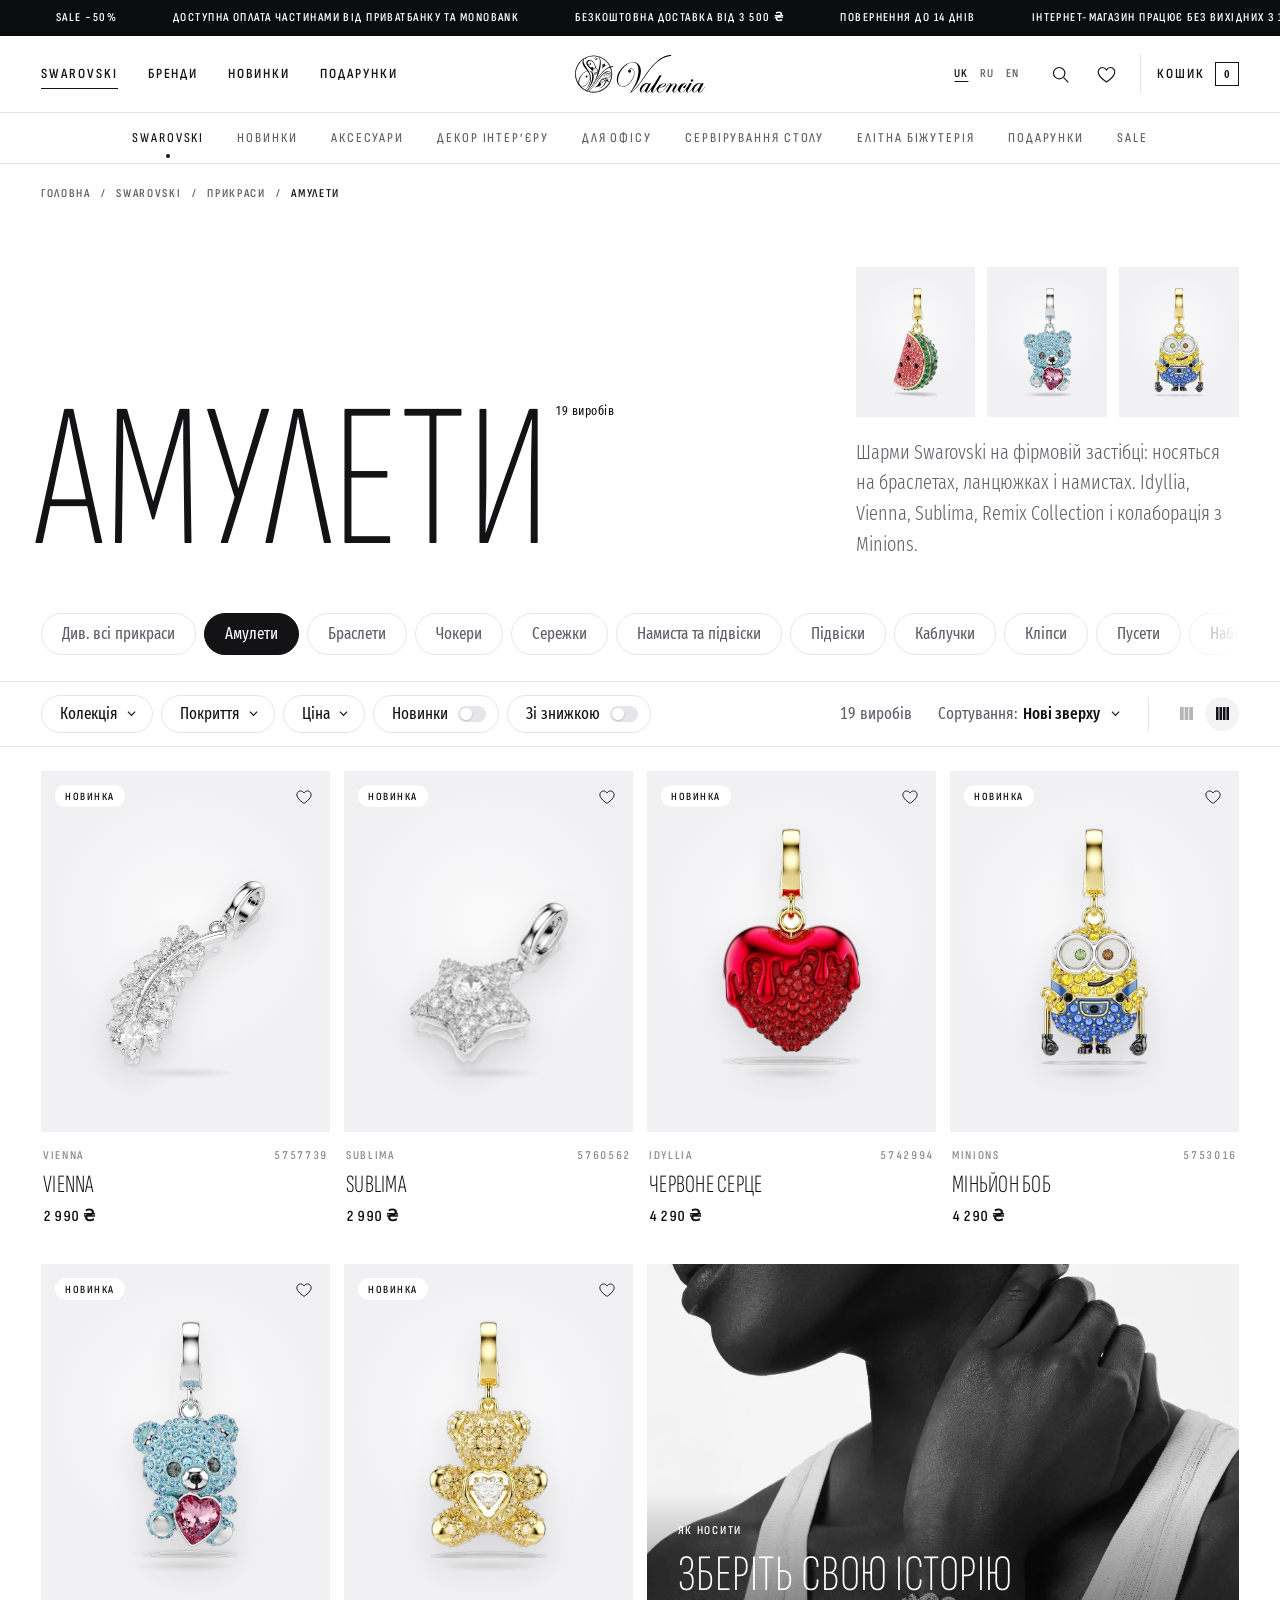
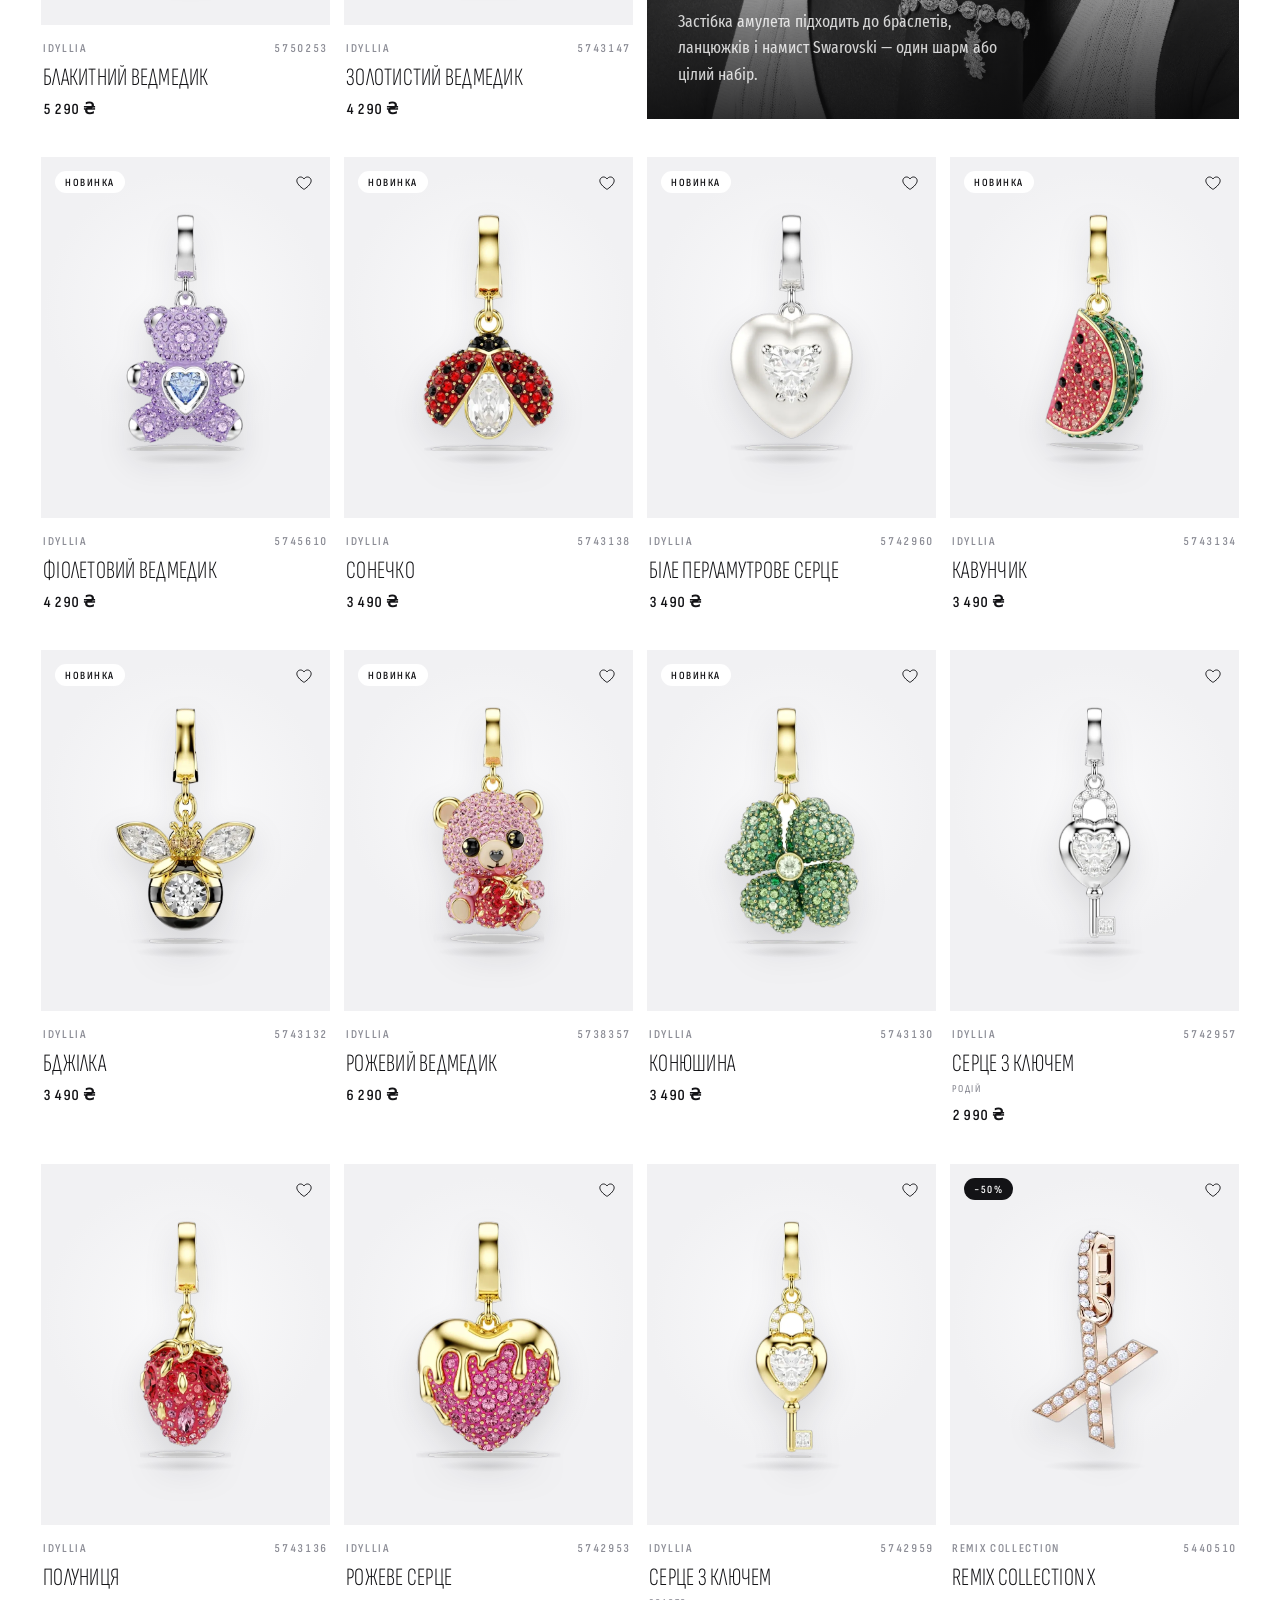
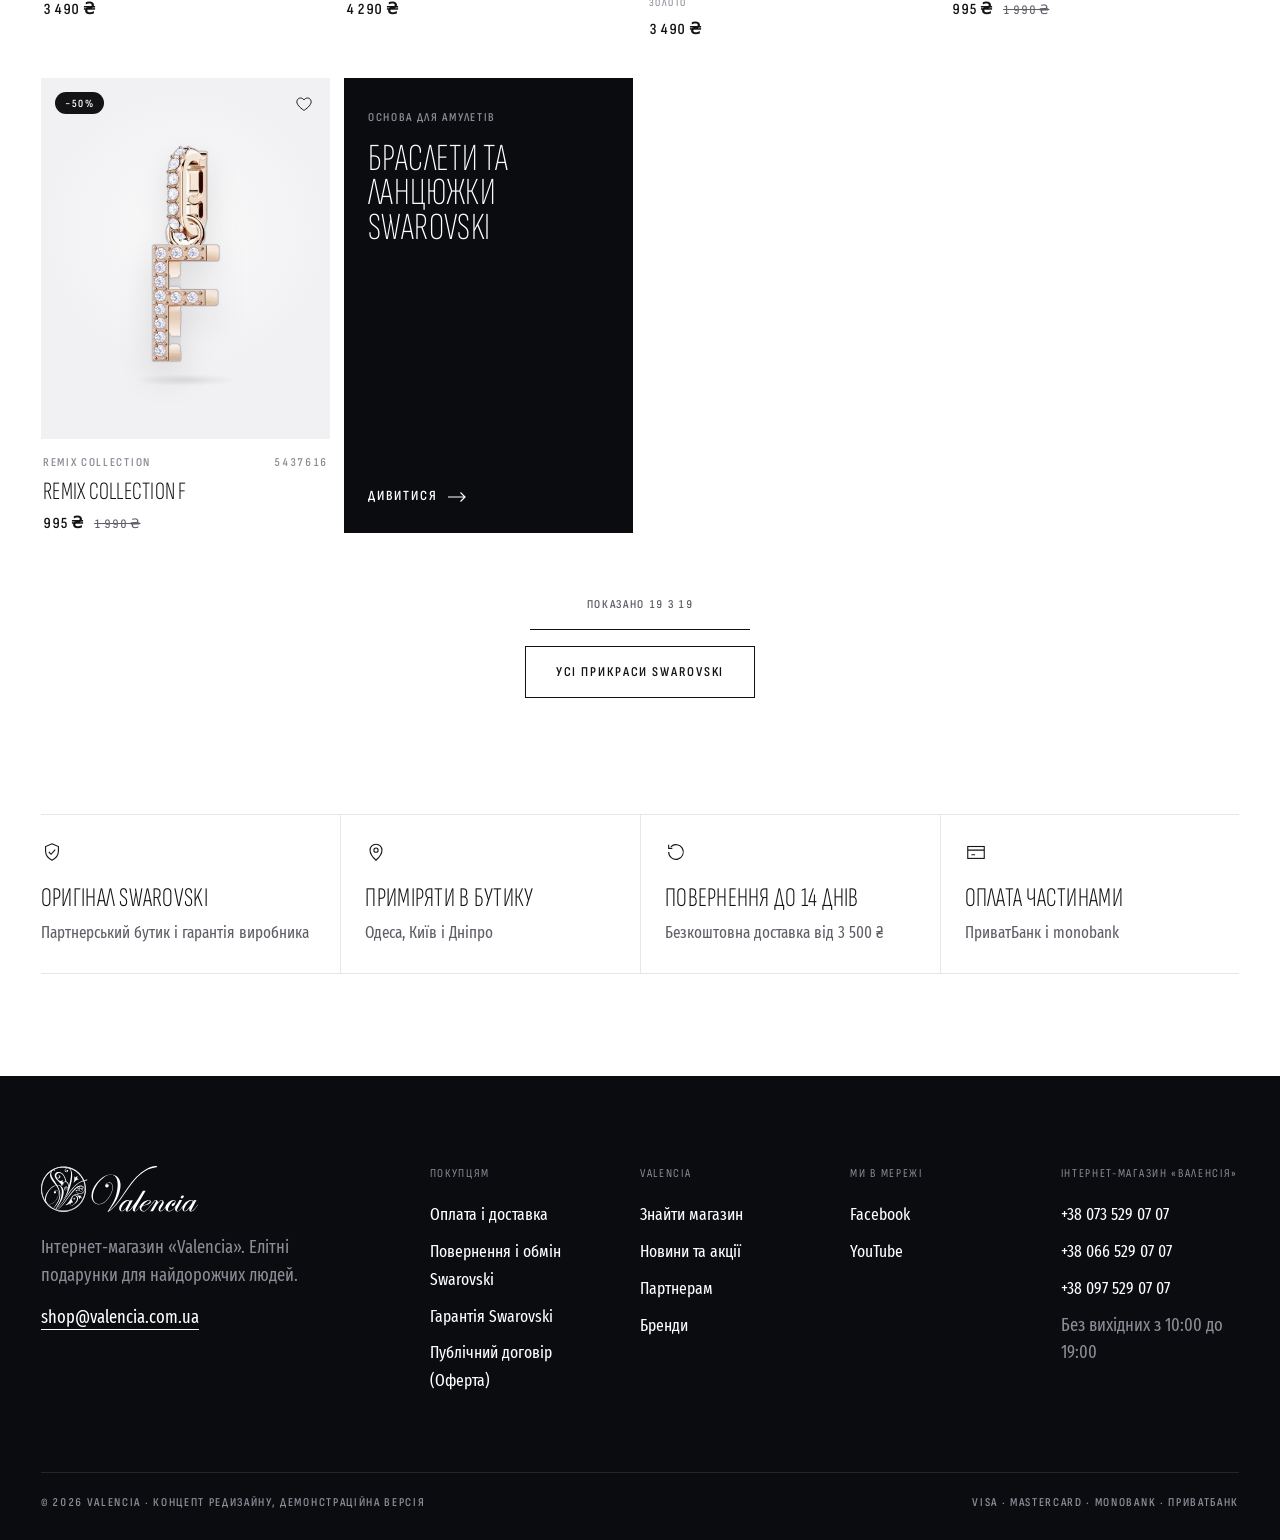
<file: amulety.html>
<!doctype html>
<html lang="uk">
<head>
<meta charset="utf-8">
<meta name="viewport" content="width=device-width, initial-scale=1">
<meta name="robots" content="noindex, nofollow">
<title>Амулети Swarovski — Valencia | Концепт редизайну</title>
<meta name="description" content="Концепт редизайну інтернет-магазину Valencia: Swarovski, Baccarat, Lalique, Lladró, Herend.">
<meta name="theme-color" content="#0B0C10">
<link rel="preconnect" href="https://fonts.googleapis.com">
<link rel="preconnect" href="https://fonts.gstatic.com" crossorigin>
<link href="https://fonts.googleapis.com/css2?family=Fira+Sans+Extra+Condensed:wght@300;400;500&family=Sofia+Sans+Condensed:wght@400;500;600&family=Sofia+Sans+Extra+Condensed:wght@200;300;400&display=swap" rel="stylesheet">
<link rel="stylesheet" href="assets/style.css">
<link rel="icon" href="img/cut/43178.webp">
</head>
<body>
<a class="skip" href="#main">Перейти до вмісту</a>

<div class="topbar" aria-label="Умови магазину">
  <div class="topbar__track">
    <span>SALE −50%</span>
    <span>Доступна оплата частинами від ПриватБанку та monobank</span>
    <span>Безкоштовна доставка від 3 500 ₴</span>
    <span>Повернення до 14 днів</span>
    <span>Інтернет-магазин працює без вихідних з 10:00 до 19:00</span>
    <span class="dup" aria-hidden="true"><span>SALE −50%</span><span>Доступна оплата частинами від ПриватБанку та monobank</span><span>Безкоштовна доставка від 3 500 ₴</span><span>Повернення до 14 днів</span><span>Інтернет-магазин працює без вихідних з 10:00 до 19:00</span></span>
  </div>
</div>

<header class="hdr">
  <div class="hdr__in">
    <div>
      <button class="ibtn hdr__burger" data-menu-open aria-label="Відкрити меню"><svg viewBox="0 0 24 24"><path d="M3 8h18M3 16h18"/></svg></button>
      <nav class="hdr__nav" aria-label="Основна навігація">
        <a href="amulety.html" aria-current="page">Swarovski</a>
        <a href="#">Бренди</a>
        <a href="#">Новинки</a>
        <a href="index.html#gifts">Подарунки</a>
      </nav>
    </div>
    <a class="logo" href="index.html" aria-label="Valencia — на головну"><img src="img/home/logo.svg" alt="Valencia" width="130" height="38"></a>
    <div class="hdr__tools">
      <div class="lang hide-m" role="group" aria-label="Мова сайту"><a href="#" data-lang aria-current="true">UK</a><a href="#" data-lang>RU</a><a href="#" data-lang>EN</a></div>
      <a class="ibtn hide-m" href="#" aria-label="Пошук"><svg viewBox="0 0 24 24"><circle cx="10.5" cy="10.5" r="6.5"/><path d="M15.5 15.5L21 21"/></svg></a>
      <button class="ibtn" data-panel-open="fav" aria-label="Обране"><svg viewBox="0 0 24 24"><path d="M12 20.5s-7.5-4.6-9.2-9.6C1.6 7.3 4 4 7.4 4c2 0 3.6 1.1 4.6 2.7C13 5.1 14.6 4 16.6 4 20 4 22.4 7.3 21.2 10.9 19.5 15.9 12 20.5 12 20.5z"/></svg><span class="cnt" data-count="fav">0</span></button>
      <button class="bag" data-panel-open="cart" aria-label="Кошик"><span class="t">Кошик</span><b data-count="cart">0</b></button>
    </div>
  </div>
</header>

<nav class="catnav" aria-label="Розділи каталогу">
  <div class="catnav__in">
    <a href="amulety.html" aria-current="page">Swarovski</a>
    <a href="#">Новинки</a>
    <a href="#">Аксесуари</a>
    <a href="#">Декор інтер’єру</a>
    <a href="#">Для офісу</a>
    <a href="#">Сервірування столу</a>
    <a href="#">Елітна біжутерія</a>
    <a href="index.html#gifts">Подарунки</a>
    <a href="#">Sale</a>
  </div>
</nav>

<div class="menu" aria-hidden="true" role="dialog" aria-modal="true" aria-label="Меню">
  <div class="menu__head">
    <a class="logo" href="index.html" aria-label="Valencia — на головну"><img src="img/home/logo.svg" alt="Valencia" width="103" height="30"></a>
    <button class="ibtn" data-menu-close aria-label="Закрити меню"><svg viewBox="0 0 24 24"><path d="M5 5l14 14M19 5 5 19"/></svg></button>
  </div>
  <nav aria-label="Мобільна навігація">
    <a href="amulety.html">Swarovski <small>Амулети</small></a>
    <a href="#">Бренди</a>
    <a href="#">Новинки</a>
    <a href="#">Аксесуари</a>
    <a href="#">Декор інтер’єру</a>
    <a href="#">Для офісу</a>
    <a href="#">Сервірування столу</a>
    <a href="#">Елітна біжутерія</a>
    <a href="index.html#gifts" data-menu-close>Подарунки</a>
    <a href="index.html#stores" data-menu-close>Знайти магазин</a>
  </nav>
  <div class="menu__foot">
    <div class="lang" role="group" aria-label="Мова сайту" style="display:flex"><a href="#" data-lang aria-current="true">UK</a><a href="#" data-lang>RU</a><a href="#" data-lang>EN</a></div>
    <a class="label" href="tel:+380735290707">+38 073 529 07 07</a>
  </div>
</div>

<main id="main">
  <div class="wrap">
    <nav class="crumbs label" aria-label="Навігаційний ланцюжок">
      <a href="index.html">Головна</a><span aria-hidden="true">/</span>
      <a href="#">Swarovski</a><span aria-hidden="true">/</span>
      <a href="#">Прикраси</a><span aria-hidden="true">/</span>
      <span aria-current="page">Амулети</span>
    </nav>

    <header class="plp-head">
      <h1 class="display"><span class="rv" style="display:inline-block">Амулети</span><sup data-result>19 виробів</sup></h1>
      <div class="plp-head__side rv" style="--d:1">
        <div class="plp-strip" aria-hidden="true">
          <img src="img/cut/42613.webp" alt="">
          <img src="img/cut/42835.webp" alt="">
          <img src="img/cut/43002.webp" alt="">
        </div>
        <p class="lead">Шарми Swarovski на фірмовій застібці: носяться на браслетах, ланцюжках і намистах. Idyllia, Vienna, Sublima, Remix Collection і колаборація з Minions.</p>
      </div>
    </header>

    <nav class="subcats" aria-label="Прикраси Swarovski">
      <a href="#">Див. всі прикраси</a>
      <a href="amulety.html" aria-current="page">Амулети</a>
      <a href="#">Браслети</a>
      <a href="#">Чокери</a>
      <a href="#">Сережки</a>
      <a href="#">Намиста та підвіски</a>
      <a href="#">Підвіски</a>
      <a href="#">Каблучки</a>
      <a href="#">Кліпси</a>
      <a href="#">Пусети</a>
      <a href="#">Набори прикрас</a>
      <a href="#">Прикраси з родієм</a>
      <a href="#">На випускний</a>
      <a href="#">Чоловіча колекція</a>
    </nav>
  </div>

  <div class="toolbar">
    <div class="wrap">
      <div class="toolbar__in">
        <button class="fbtn mobile-filter" data-sheet-open>Фільтри <svg viewBox="0 0 10 10" aria-hidden="true"><path d="M1 3l4 4 4-4"/></svg></button>
        <div class="filters" role="group" aria-label="Фільтри">
          <div class="sheet-head"><b>Фільтри</b><button class="ibtn" data-sheet-close aria-label="Закрити фільтри"><svg viewBox="0 0 24 24"><path d="M5 5l14 14M19 5 5 19"/></svg></button></div>
          <span class="filters__lbl label">Фільтри</span>
          <div class="fgroup">
            <button class="fbtn" data-fbtn="coll" aria-expanded="false" aria-haspopup="true">Колекція <span class="n" hidden></span><svg viewBox="0 0 10 10" aria-hidden="true"><path d="M1 3l4 4 4-4"/></svg></button>
            <div class="fpanel" data-panel="coll" role="menu" aria-label="Колекція"></div>
          </div>
          <div class="fgroup">
            <button class="fbtn" data-fbtn="plating" aria-expanded="false" aria-haspopup="true">Покриття <span class="n" hidden></span><svg viewBox="0 0 10 10" aria-hidden="true"><path d="M1 3l4 4 4-4"/></svg></button>
            <div class="fpanel" data-panel="plating" role="menu" aria-label="Покриття"></div>
          </div>
          <div class="fgroup">
            <button class="fbtn" data-fbtn="price" aria-expanded="false" aria-haspopup="true">Ціна <span class="n" hidden></span><svg viewBox="0 0 10 10" aria-hidden="true"><path d="M1 3l4 4 4-4"/></svg></button>
            <div class="fpanel" data-panel="price" role="menu" aria-label="Ціна"></div>
          </div>
          <button class="tgl" role="switch" data-toggle="isNew" aria-checked="false">Новинки <i aria-hidden="true"></i></button>
          <button class="tgl" role="switch" data-toggle="sale" aria-checked="false">Зі знижкою <i aria-hidden="true"></i></button>
          <button class="btn sheet-done" data-sheet-close>Показати <span data-result>19 виробів</span></button>
        </div>
        <div class="tools-right">
          <span class="result wide label" data-result>19 виробів</span>
          <label class="sort"><span class="label">Сортування</span>
            <select data-sort aria-label="Сортування">
              <option value="old">Нові знизу</option>
              <option value="rec" selected>Нові зверху</option>
              <option value="asc">Спочатку дешевше</option>
              <option value="desc">Спочатку дорожче</option>
              <option value="name">Назва ↓</option>
              <option value="name-desc">Назва ↑</option>
            </select>
          </label>
          <div class="density" role="group" aria-label="Кількість у ряду">
            <button data-density="3" aria-pressed="false" aria-label="3 в ряду"><svg viewBox="0 0 14 14"><rect x="0" y="0" width="4" height="14"/><rect x="5" y="0" width="4" height="14"/><rect x="10" y="0" width="4" height="14"/></svg></button>
            <button data-density="4" aria-pressed="true" aria-label="4 в ряду"><svg viewBox="0 0 14 14"><rect x="0" y="0" width="2.75" height="14"/><rect x="3.75" y="0" width="2.75" height="14"/><rect x="7.5" y="0" width="2.75" height="14"/><rect x="11.25" y="0" width="2.75" height="14"/></svg></button>
          </div>
        </div>
      </div>
    </div>
  </div>

  <div class="wrap">
    <div class="active" data-active></div>
    <div class="grid plp-grid" data-grid></div>
    <div class="pager">
      <p class="label" data-pager-text>Показано 19 з 19</p>
      <div class="bar"><i data-pager-bar></i></div>
      <a class="btn btn--line" href="#">Усі прикраси Swarovski</a>
    </div>
  </div>

  <section class="sec" style="padding-bottom:clamp(64px,8vw,120px)">
    <div class="wrap">
      <div class="facts rv">
        <div><svg viewBox="0 0 24 24"><path d="M12 3l7 3v5c0 4.5-3 8-7 10-4-2-7-5.5-7-10V6z"/><path d="M8.5 12l2.5 2.5 4.5-5"/></svg><b>Оригінал Swarovski</b><span>Партнерський бутик і гарантія виробника</span></div>
        <div><svg viewBox="0 0 24 24"><path d="M12 21s-6.5-6-6.5-11a6.5 6.5 0 0 1 13 0c0 5-6.5 11-6.5 11z"/><circle cx="12" cy="10" r="2.3"/></svg><b>Приміряти в бутику</b><span>Одеса, Київ і Дніпро</span></div>
        <div><svg viewBox="0 0 24 24"><path d="M4 12a8 8 0 1 0 2.4-5.7M4 4v4h4"/></svg><b>Повернення до 14 днів</b><span>Безкоштовна доставка від 3 500 ₴</span></div>
        <div><svg viewBox="0 0 24 24"><rect x="3" y="6" width="18" height="13"/><path d="M3 10h18M7 15h4"/></svg><b>Оплата частинами</b><span>ПриватБанк і monobank</span></div>
      </div>
    </div>
  </section>
</main>

<footer class="foot">
  <div class="wrap">
    <div class="foot__grid">
      <div class="foot__about">
        <a class="logo" href="index.html" aria-label="Valencia — на головну"><img src="img/home/logo.svg" alt="Valencia" width="157" height="46"></a>
        <p>Інтернет-магазин «Valencia». Елітні подарунки для найдорожчих людей.</p>
        <a class="ul" href="mailto:shop@valencia.com.ua">shop@valencia.com.ua</a>
      </div>
      <div>
        <h4 class="label">Покупцям</h4>
        <ul><li><a href="#">Оплата і доставка</a></li><li><a href="#">Повернення і обмін Swarovski</a></li><li><a href="#">Гарантія Swarovski</a></li><li><a href="#">Публічний договір (Оферта)</a></li></ul>
      </div>
      <div>
        <h4 class="label">Valencia</h4>
        <ul><li><a href="index.html#stores">Знайти магазин</a></li><li><a href="#">Новини та акції</a></li><li><a href="#">Партнерам</a></li><li><a href="#">Бренди</a></li></ul>
      </div>
      <div>
        <h4 class="label">Ми в мережі</h4>
        <ul><li><a href="https://www.facebook.com/valencia.com.ua" target="_blank" rel="noopener">Facebook</a></li><li><a href="https://www.youtube.com/channel/UCtPYzrJeFZRLNFfCMpR2O1g" target="_blank" rel="noopener">YouTube</a></li></ul>
      </div>
      <div>
        <h4 class="label">Інтернет-магазин «Валенсія»</h4>
        <ul><li><a href="tel:+380735290707">+38 073 529 07 07</a></li><li><a href="tel:+380665290707">+38 066 529 07 07</a></li><li><a href="tel:+380975290707">+38 097 529 07 07</a></li><li><span style="color:var(--dim)">Без вихідних з 10:00 до 19:00</span></li></ul>
      </div>
    </div>
    <div class="foot__bottom label">
      <span>© 2026 Valencia · Концепт редизайну, демонстраційна версія</span>
      <span>Visa · Mastercard · monobank · ПриватБанк</span>
    </div>
  </div>
</footer>

<div class="panel" aria-hidden="true" data-side>
  <div class="panel__scrim" data-panel-close></div>
  <aside class="panel__box" role="dialog" aria-modal="true" aria-label="Кошик і обране">
    <div class="panel__head">
      <div class="tabs" role="tablist">
        <button role="tab" data-tab="cart" aria-selected="true">Кошик<sup data-count="cart">0</sup></button>
        <button role="tab" data-tab="fav" aria-selected="false">Обране<sup data-count="fav">0</sup></button>
      </div>
      <button class="ibtn" data-panel-close aria-label="Закрити"><svg viewBox="0 0 24 24"><path d="M5 5l14 14M19 5 5 19"/></svg></button>
    </div>
    <div class="panel__body" data-panel-body role="tabpanel"></div>
    <div class="panel__foot" data-panel-foot></div>
  </aside>
</div>

<div class="qv" aria-hidden="true">
  <div class="qv__scrim" data-close-qv></div>
  <div class="qv__box" role="dialog" aria-modal="true" aria-labelledby="qv-title">
    <button class="ibtn qv__close" data-close-qv aria-label="Закрити"><svg viewBox="0 0 24 24"><path d="M5 5l14 14M19 5 5 19"/></svg></button>
    <div class="qv__body" style="display:contents"></div>
  </div>
</div>
<div class="toast" role="status" aria-live="polite"></div>
<script src="assets/app.js"></script>
</body>
</html>
</file>
<file: assets/style.css>
/* Valencia redesign concept v3 — "Вітрина II" (velvet & silver, monochrome) */

:root {
  --paper: #FFFFFF;
  --ink: #131316;
  --graphite: #5E5F67;
  --rule: #E6E6EA;
  --mist: #F3F3F5;
  --frost: #F1F1F3;
  --night: #0B0C10;
  --night-2: #15161C;
  --dim: #8B8C95;
  --rule-dark: #25262D;

  --display: "Sofia Sans Extra Condensed", "Arial Narrow", sans-serif;
  --sans: "Fira Sans Extra Condensed", "Arial Narrow", sans-serif;
  --ui: "Sofia Sans Condensed", "Arial Narrow", sans-serif;

  --gutter: clamp(16px, 3.2vw, 48px);
  --max: 1520px;
  --hdr: 76px;
  --ease: cubic-bezier(.2, .7, .1, 1);
  --ease-io: cubic-bezier(.65, 0, .35, 1);
}

*, *::before, *::after { box-sizing: border-box; }
html { -webkit-text-size-adjust: 100%; scroll-padding-top: calc(var(--hdr) + 16px); }
body {
  margin: 0;
  background: var(--paper);
  color: var(--ink);
  font: 400 18px/1.55 var(--sans);
  font-feature-settings: "kern", "liga";
  -webkit-font-smoothing: antialiased;
  overflow-x: hidden;
}
img { display: block; max-width: 100%; }
a { color: inherit; text-decoration: none; }
button { font: inherit; color: inherit; background: none; border: 0; padding: 0; cursor: pointer; }
h1, h2, h3, h4, p, ul, ol, dl, dd, figure { margin: 0; padding: 0; }
ul, ol { list-style: none; }
s { color: var(--graphite); }
:focus-visible { outline: 2px solid var(--ink); outline-offset: 3px; }
.inv :focus-visible, .night :focus-visible { outline-color: #fff; }
.sr-only { position: absolute; width: 1px; height: 1px; overflow: hidden; clip: rect(0 0 0 0); white-space: nowrap; }
.skip { position: absolute; left: 12px; top: -60px; z-index: 100; background: var(--ink); color: #fff; padding: 10px 16px; font-size: 16px; }
.skip:focus { top: 12px; }

.wrap { width: 100%; max-width: var(--max); margin: 0 auto; padding: 0 var(--gutter); }

/* ---------- type ---------- */
.display {
  font-family: var(--display);
  font-weight: 200;
  text-transform: uppercase;
  line-height: .86;
  letter-spacing: .005em;
}
.h2 {
  font-family: var(--display);
  font-weight: 200;
  text-transform: uppercase;
  font-size: clamp(52px, 6.6vw, 108px);
  line-height: .88;
  letter-spacing: .005em;
}
.label {
  font-family: var(--ui);
  font-size: 12px;
  font-weight: 600;
  letter-spacing: .14em;
  text-transform: uppercase;
  line-height: 1.4;
  font-feature-settings: "tnum";
}
.lead { font-size: clamp(19px, 1.55vw, 22px); font-weight: 300; line-height: 1.55; color: var(--graphite); max-width: 46ch; }
.night .lead, .inv .lead { color: var(--dim); }
.num { font-feature-settings: "tnum"; white-space: nowrap; }

/* links with drawn underline */
.ul {
  background: linear-gradient(currentColor, currentColor) 0 100% / 100% 1px no-repeat;
  transition: background-size .45s var(--ease);
  padding-bottom: 2px;
}
.ul:hover { background-size: 0 1px; background-position: 100% 100%; }
.more {
  display: inline-flex; align-items: center; gap: 10px;
  font-size: 13px; font-weight: 500; letter-spacing: .12em; text-transform: uppercase;
}
.more svg { width: 18px; height: 10px; stroke: currentColor; stroke-width: 1.2; fill: none; transition: transform .4s var(--ease); }
.more:hover svg { transform: translateX(5px); }
.more span { background: linear-gradient(currentColor, currentColor) 0 100% / 0 1px no-repeat; transition: background-size .45s var(--ease); padding-bottom: 2px; }
.more:hover span { background-size: 100% 1px; }

/* buttons */
.btn {
  position: relative;
  display: inline-flex; align-items: center; justify-content: center; gap: 10px;
  height: 52px; padding: 0 30px;
  font-size: 12.5px; font-weight: 600; letter-spacing: .16em; text-transform: uppercase;
  border: 1px solid var(--ink);
  background: var(--ink); color: #fff;
  overflow: hidden; isolation: isolate;
  transition: color .45s var(--ease);
}
.btn::before {
  content: ""; position: absolute; inset: 0; z-index: -1;
  background: var(--paper);
  transform: scaleY(0); transform-origin: 50% 100%;
  transition: transform .45s var(--ease);
}
.btn:hover { color: var(--ink); }
.btn:hover::before { transform: scaleY(1); }
.btn--line { background: transparent; color: var(--ink); }
.btn--line::before { background: var(--ink); }
.btn--line:hover { color: #fff; }
.btn--white { background: #fff; color: var(--ink); border-color: #fff; }
.btn--white::before { background: var(--night); }
.btn--white:hover { color: #fff; }
.btn--block { width: 100%; }

.ibtn {
  position: relative;
  display: inline-grid; place-items: center;
  width: 40px; height: 40px;
}
.ibtn svg { width: 21px; height: 21px; fill: none; stroke: currentColor; stroke-width: 1.3; }
.cnt {
  position: absolute; top: 3px; right: 0;
  min-width: 16px; height: 16px; padding: 0 4px;
  background: var(--ink); color: #fff;
  font: 600 10px/16px var(--sans); text-align: center;
  transform: scale(0); transition: transform .3s var(--ease);
}
.cnt.is-on { transform: scale(1); }

/* ---------- top bar ---------- */
.topbar {
  background: var(--night); color: #fff;
  height: 36px; overflow: hidden;
  font: 500 11px/36px var(--sans); letter-spacing: .08em; text-transform: uppercase;
}
.topbar__track { display: flex; justify-content: center; gap: 56px; white-space: nowrap; }
.topbar__track span { display: inline-flex; gap: 56px; }
.topbar__track .dup { display: none; }
.topbar a { color: #fff; }

/* ---------- header ---------- */
.hdr {
  position: sticky; top: 0; z-index: 40;
  background: var(--paper);
  border-bottom: 1px solid var(--rule);
  transition: border-color .3s;
}
.hdr.is-scrolled { border-bottom-color: var(--ink); }
.hdr__in {
  display: grid; grid-template-columns: 1fr auto 1fr; align-items: center;
  height: var(--hdr);
  max-width: var(--max); margin: 0 auto; padding: 0 var(--gutter);
}
.hdr__nav { display: flex; gap: 30px; font-size: 13px; font-weight: 500; letter-spacing: .14em; text-transform: uppercase; }
.hdr__nav a { background: linear-gradient(currentColor, currentColor) 0 100% / 0 1px no-repeat; transition: background-size .4s var(--ease); padding: 4px 0; }
.hdr__nav a:hover, .hdr__nav a[aria-current="page"] { background-size: 100% 1px; }
.hdr__burger { display: none; margin-left: -8px; }
.logo { display: block; }
.logo img { height: 38px; width: auto; filter: brightness(0); }
.hdr__tools { display: flex; align-items: center; justify-content: flex-end; gap: 6px; }
.lang { display: flex; gap: 2px; margin-right: 10px; font: 500 11px/1 var(--sans); letter-spacing: .08em; }
.lang a { padding: 6px 5px; color: var(--graphite); }
.lang a[aria-current] { color: var(--ink); text-decoration: underline; text-underline-offset: 4px; }
.lang a:hover { color: var(--ink); }
.bag {
  display: inline-flex; align-items: center; gap: 10px;
  height: 40px; margin-left: 8px; padding: 0 0 0 16px;
  border-left: 1px solid var(--rule);
  font-size: 13px; font-weight: 500; letter-spacing: .14em; text-transform: uppercase;
}
.bag b {
  display: inline-grid; place-items: center; min-width: 24px; height: 24px; padding: 0 6px;
  border: 1px solid var(--ink);
  font: 600 11px/1 var(--sans); letter-spacing: 0;
  transition: background .3s, color .3s;
}
.bag b.is-on { background: var(--ink); color: #fff; }
.bag.bump b { animation: bump .5s var(--ease); }
@keyframes bump { 40% { transform: scale(1.25); } }

.catnav { border-bottom: 1px solid var(--rule); }
.catnav__in {
  display: flex; justify-content: center; gap: clamp(20px, 2.6vw, 44px);
  height: 50px; align-items: center;
  max-width: var(--max); margin: 0 auto; padding: 0 var(--gutter);
  font-family: var(--ui); font-size: 13.5px; font-weight: 500; letter-spacing: .14em; text-transform: uppercase; color: var(--graphite);
  white-space: nowrap;
}
.catnav a { position: relative; padding: 6px 0; transition: color .3s; }
.catnav a:hover, .catnav a[aria-current] { color: var(--ink); }
/* active section: a small bead under the word, like a crystal on a chain */
.catnav a::after {
  content: ""; position: absolute; left: 50%; bottom: -4px; width: 4px; height: 4px; margin-left: -2px;
  border-radius: 50%; background: var(--ink);
  transform: scale(0); transition: transform .35s var(--ease);
}
.catnav a:hover::after { transform: scale(.6); }
.catnav a[aria-current]::after { transform: scale(1); }

/* ---------- mobile menu ---------- */
.menu {
  position: fixed; inset: 0; z-index: 70;
  background: var(--paper);
  display: flex; flex-direction: column;
  visibility: hidden; opacity: 0;
  transition: opacity .35s var(--ease), visibility 0s .35s;
}
.menu.is-open { visibility: visible; opacity: 1; transition: opacity .35s var(--ease); }
.menu__head { display: flex; justify-content: space-between; align-items: center; height: 64px; padding: 0 var(--gutter); border-bottom: 1px solid var(--rule); }
.menu__head .logo img { height: 30px; }
.menu nav { padding: 18px var(--gutter); overflow-y: auto; flex: 1; }
.menu nav a {
  display: flex; justify-content: space-between; align-items: baseline;
  padding: 12px 0; border-bottom: 1px solid var(--rule);
  font: 200 42px/1 var(--display); text-transform: uppercase;
}
.menu nav a small { font: 500 11px var(--sans); letter-spacing: .08em; color: var(--graphite); }
.menu__foot { padding: 18px var(--gutter) 28px; display: flex; justify-content: space-between; align-items: center; border-top: 1px solid var(--rule); }

/* ---------- reveal ---------- */
.rv { opacity: 0; transform: translateY(18px); transition: opacity .9s var(--ease), transform .9s var(--ease); transition-delay: calc(var(--d, 0) * 70ms); }
.rv.in { opacity: 1; transform: none; }
.hl { height: 1px; background: currentColor; transform: scaleX(0); transform-origin: 0 50%; transition: transform 1.2s var(--ease-io); }
.hl.in { transform: scaleX(1); }

/* ---------- section scaffolding ---------- */
.sec { padding: clamp(72px, 9vw, 150px) 0; }
.sec--flush-top { padding-top: 0; }
.sec-head {
  display: grid; grid-template-columns: repeat(12, 1fr); gap: 0 24px; align-items: end;
  margin-bottom: clamp(36px, 4.4vw, 64px);
}
.sec-head__t { grid-column: 1 / span 7; }
.sec-head__t .label { display: block; margin-bottom: 18px; color: var(--graphite); }
.night .sec-head__t .label { color: var(--dim); }
.sec-head__s { grid-column: 9 / -1; display: grid; gap: 22px; justify-items: start; }
.h2 sup { font: 500 15px var(--sans); letter-spacing: .04em; vertical-align: top; margin-left: 8px; position: relative; top: .5em; }

.night { background: var(--night); color: #fff; }

/* ---------- hero ---------- */
.hero {
  display: grid; grid-template-columns: 5fr 7fr;
  height: calc(100svh - var(--hdr) - 36px - 47px);
  min-height: 620px; max-height: 940px;
  border-bottom: 1px solid var(--ink);
}
.shot .hero { height: 900px; max-height: none; }
.hero__copy {
  display: flex; flex-direction: column; justify-content: space-between;
  padding: clamp(32px, 4vw, 64px) clamp(24px, 3.6vw, 64px) clamp(32px, 3.6vw, 56px) max(var(--gutter), calc((100vw - var(--max)) / 2 + var(--gutter)));
}
.hero__copy .label { color: var(--graphite); }
.hero__copy { container-type: inline-size; }
.hero__title { font-size: clamp(60px, min(100cqw / 3.75, 20svh), 210px); margin: 28px 0 0; }
.hero__title span { display: block; overflow: hidden; padding-bottom: .02em; }
.hero__title span:nth-child(2) { padding-left: .42em; }
.hero__title span i { display: block; font-style: normal; transform: translateY(105%); animation: rise 1.1s var(--ease) forwards; animation-delay: calc(var(--n) * 110ms + 120ms); }
@keyframes rise { to { transform: none; } }
.hero__bottom { display: grid; gap: 28px; }
.hero__actions { display: flex; flex-wrap: wrap; align-items: center; gap: 18px 30px; }

/* vitrine — the signature: a lit display case on velvet */
.vit {
  position: relative; overflow: hidden;
  background:
    radial-gradient(ellipse 46% 70% at 50% -8%, rgba(214,220,240,.13), transparent 72%),
    linear-gradient(180deg, var(--night) 0%, #101119 64%, #08090C 100%);
  color: #fff;
  display: grid; grid-template-rows: auto 1fr auto;
}
.vit__top {
  position: relative; z-index: 2;
  display: flex; justify-content: space-between; align-items: center;
  padding: 22px clamp(20px, 2.6vw, 40px);
  color: var(--dim);
}
.vit__top b { color: #fff; font-weight: 500; }
.vit__stage { position: relative; display: block; width: 100%; height: 100%; cursor: zoom-in; --shelf: 17%; }
.vit__stage:focus-visible { outline-offset: -8px; }
/* spotlight beam from the ceiling of the case */
.vit__stage::before {
  content: ""; position: absolute; left: 0; right: 0; top: -90px; bottom: var(--shelf);
  background: conic-gradient(from 180deg at 50% 0%, transparent 0deg 158deg, rgba(220,226,245,.07) 168deg, rgba(235,240,255,.12) 180deg, rgba(220,226,245,.07) 192deg, transparent 202deg 360deg);
  -webkit-mask: linear-gradient(#000 20%, rgba(0,0,0,.35));
          mask: linear-gradient(#000 20%, rgba(0,0,0,.35));
  pointer-events: none;
}
/* pool of light where the beam meets the glass */
.vit__stage::after {
  content: ""; position: absolute; left: 22%; right: 22%; bottom: calc(var(--shelf) - 34px); height: 68px;
  background: radial-gradient(ellipse at 50% 50%, rgba(235,240,255,.16), transparent 68%);
  pointer-events: none;
}
.vit__stage img {
  position: absolute; left: 50%; bottom: var(--shelf); z-index: 1;
  height: 64%; width: auto; max-width: 62%; object-fit: contain; object-position: 50% 100%;
  transform: translate(-50%, 10px);
  opacity: 0;
  -webkit-box-reflect: below 3px linear-gradient(transparent 58%, rgba(0,0,0,.26));
  transition: opacity .45s var(--ease), transform .8s var(--ease);
}
.vit__stage img.is-on { opacity: 1; transform: translate(-50%, 0); transition: opacity 1s var(--ease) .3s, transform 2.4s var(--ease) .3s; }
/* glass shelf */
.vit__shelf {
  position: absolute; left: 8%; right: 8%; bottom: 0; height: var(--shelf);
  border-top: 1px solid rgba(255,255,255,.16);
  background: linear-gradient(180deg, rgba(200,208,232,.07), rgba(200,208,232,0) 70%);
}
.vit__shelf::before {
  content: ""; position: absolute; left: 0; right: 0; top: -1px; height: 1px;
  background: linear-gradient(90deg, transparent, rgba(255,255,255,.75) 50%, transparent);
  -webkit-mask: linear-gradient(90deg, transparent 15%, #000 50%, transparent 85%);
          mask: linear-gradient(90deg, transparent 15%, #000 50%, transparent 85%);
}
/* glints: light catching the facets */
.glint {
  position: absolute; z-index: 2; width: 46px; height: 46px; margin: -23px 0 0 -23px;
  background: url("data:image/svg+xml,%3Csvg xmlns='http://www.w3.org/2000/svg' viewBox='0 0 46 46'%3E%3Cdefs%3E%3CradialGradient id='g'%3E%3Cstop offset='0' stop-color='%23fff' stop-opacity='.85'/%3E%3Cstop offset='1' stop-color='%23fff' stop-opacity='0'/%3E%3C/radialGradient%3E%3C/defs%3E%3Ccircle cx='23' cy='23' r='13' fill='url(%23g)'/%3E%3Cpath d='M23 0l2 21L46 23l-21 2L23 46l-2-21L0 23l21-2z' fill='%23fff'/%3E%3Cpath d='M23 12l1.2 9.8 9.8 1.2-9.8 1.2-1.2 9.8-1.2-9.8-9.8-1.2 9.8-1.2z' fill='%23fff' transform='rotate(45 23 23)'/%3E%3C/svg%3E") center / contain no-repeat;
  mix-blend-mode: screen;
  transform: scale(0) rotate(0deg); opacity: 0;
  animation: glint 3.4s var(--ease-io) infinite; animation-delay: var(--gd, 0s);
  pointer-events: none;
}
@keyframes glint {
  0%, 62%, 100% { transform: scale(0) rotate(0deg); opacity: 0; }
  72% { transform: scale(1) rotate(30deg); opacity: 1; }
  84% { transform: scale(.15) rotate(60deg); opacity: .4; }
}
.vit__label {
  position: relative; z-index: 2;
  display: grid; grid-template-columns: 1fr auto; gap: 18px 24px; align-items: end;
  padding: 22px clamp(20px, 2.6vw, 40px) 26px;
}
.vit__name { font: 200 clamp(38px, 3.4vw, 56px)/.9 var(--display); text-transform: uppercase; letter-spacing: .01em; margin: 10px 0 2px; }
.vit__meta { color: var(--dim); display: flex; flex-wrap: wrap; gap: 4px 18px; }
.vit__price { font: 500 16px var(--sans); font-feature-settings: "tnum"; letter-spacing: .02em; margin-bottom: 14px; text-align: right; }
.vit__price s { color: var(--dim); margin-left: 8px; font-size: 13px; }
.vit__act { display: flex; gap: 10px; justify-content: flex-end; }
.vit__act .btn { height: 44px; padding: 0 22px; font-size: 11px; }
.vit__nav { display: flex; gap: 6px; }
.vit__nav button { width: 44px; height: 44px; display: grid; place-items: center; color: #fff; border: 1px solid rgba(255,255,255,.2); border-radius: 50%; transition: border-color .3s, background .3s; }
.vit__nav button:hover { border-color: #fff; background: rgba(255,255,255,.06); }
.vit__nav svg { width: 16px; height: 10px; fill: none; stroke: currentColor; stroke-width: 1.2; }
.vit__prog { position: absolute; left: clamp(20px, 2.6vw, 40px); right: clamp(20px, 2.6vw, 40px); top: 58px; z-index: 2; height: 1px; background: rgba(255,255,255,.1); }
.vit__prog i { display: block; height: 100%; background: rgba(255,255,255,.8); transform-origin: 0 50%; transform: scaleX(0); }
.vit__prog i.run { animation: prog var(--dur, 5.5s) linear forwards; }
.vit.is-paused .vit__prog i.run { animation-play-state: paused; }
@keyframes prog { to { transform: scaleX(1); } }

/* ---------- product grid: each piece on its own tray ---------- */
.grid {
  display: grid; grid-template-columns: repeat(var(--cols, 4), minmax(0, 1fr));
  gap: clamp(28px, 3vw, 44px) clamp(10px, 1.1vw, 16px);
}

.pc { position: relative; display: flex; flex-direction: column; container-type: inline-size; }
.pc__media {
  position: relative; display: block; aspect-ratio: 4 / 5; overflow: hidden;
  background: radial-gradient(ellipse 70% 55% at 50% 42%, #FAFAFB 0%, var(--frost) 70%);
}
.pc__media::after {
  /* soft contact shadow under the hanging pendant */
  content: ""; position: absolute; left: 32%; right: 32%; bottom: calc(17% - 8px); height: 12px;
  background: radial-gradient(ellipse at 50% 50%, rgba(19,19,22,.1), transparent 70%);
  transition: opacity .6s var(--ease);
}
.pc__media img { position: absolute; inset: 0; width: 100%; height: 100%; }
.pc__media .a {
  inset: 14% 20% 17%; width: 60%; height: 69%; object-fit: contain; object-position: 50% 100%;
  filter: drop-shadow(0 14px 16px rgba(19,19,22,.12));
  transition: transform 1.2s var(--ease), opacity .7s var(--ease);
}
.pc__media .b { object-fit: cover; opacity: 0; transition: opacity .7s var(--ease), transform 1.4s var(--ease); transform: scale(1.04); }
@media (hover: hover) {
  .pc:hover .pc__media .a { transform: translateY(-6px); }
  .pc:hover .pc__media .b, .pc:focus-within .pc__media .b { opacity: 1; transform: scale(1); }
  .pc:hover .pc__media .a, .pc:focus-within .pc__media .a { opacity: 0; }
  .pc:hover .pc__media::after { opacity: 0; }
}
.tags { position: absolute; left: 14px; top: 14px; z-index: 2; display: flex; gap: 6px; }
.tag { display: inline-block; padding: 6px 9px 5px; border-radius: 999px; background: #fff; font: 600 9.5px/1 var(--sans); letter-spacing: .16em; text-transform: uppercase; }
.tag--inv { background: var(--ink); color: #fff; }
.pc__fav {
  position: absolute; right: 6px; top: 6px; z-index: 3;
  width: 40px; height: 40px; display: grid; place-items: center;
}
.pc__fav svg, .fav svg { width: 18px; height: 18px; fill: none; stroke: var(--ink); stroke-width: 1.3; transition: fill .3s, transform .3s var(--ease); }
[data-fav][aria-pressed="true"] svg { fill: var(--ink); }
[data-fav]:active svg { transform: scale(.85); }
.pc__add {
  position: absolute; left: 0; right: 0; z-index: 3;
  top: 0; transform: translateY(-100%);
  height: 46px;
  background: var(--ink); color: #fff;
  font-size: 11px; font-weight: 600; letter-spacing: .16em; text-transform: uppercase;
  opacity: 0;
  transition: transform .45s var(--ease), opacity .3s;
}
.pc__addwrap { position: absolute; left: 10px; right: 10px; top: calc(125cqw - 56px); height: 46px; overflow: hidden; z-index: 3; }
.pc__addwrap .pc__add { top: auto; bottom: 0; transform: translateY(100%); }
@media (hover: hover) {
  .pc:hover .pc__add, .pc__add:focus-visible { transform: none; opacity: 1; }
}
.pc__add:focus-visible { transform: none; opacity: 1; outline-offset: -4px; outline-color: #fff; }
.pc__info { padding: 16px 2px 0; display: grid; gap: 4px; flex: 1; align-content: start; }
.pc__meta { display: flex; justify-content: space-between; gap: 12px; color: var(--dim); }
.pc__name { font: 300 clamp(25px, 1.95vw, 31px)/.95 var(--display); text-transform: uppercase; letter-spacing: .01em; margin: 4px 0 6px; }
.pc__name a { background: linear-gradient(currentColor, currentColor) 0 100% / 0 1px no-repeat; transition: background-size .45s var(--ease); }
.pc__name a:hover { background-size: 100% 1px; }
.pc__name small { display: block; font: 500 10.5px/1.4 var(--sans); letter-spacing: .14em; text-transform: uppercase; color: var(--dim); margin-top: 6px; }
.price { font: 500 14.5px var(--sans); font-feature-settings: "tnum"; letter-spacing: .01em; }
.price s { margin-left: 10px; font-size: 13px; font-weight: 400; }
.price--sale b { font-weight: 600; }
.pc__plus { display: none; }

/* ---------- brands index ---------- */
.brands { display: grid; grid-template-columns: repeat(4, 1fr); border-top: 1px solid var(--ink); }
.brand {
  position: relative; display: flex; flex-direction: column; justify-content: space-between; gap: 34px;
  min-height: 168px; padding: 22px 22px 22px 0;
  border-bottom: 1px solid var(--rule);
}
.brand:not(:nth-child(4n+1)) { padding-left: 22px; border-left: 1px solid var(--rule); }
.brand b { font: 200 clamp(36px, 3.2vw, 52px)/.92 var(--display); text-transform: uppercase; letter-spacing: .01em; }
.brand span { color: var(--graphite); display: flex; justify-content: space-between; align-items: center; }
.brand span svg { width: 18px; height: 10px; fill: none; stroke: currentColor; stroke-width: 1.2; opacity: 0; transform: translateX(-8px); transition: opacity .35s, transform .45s var(--ease); }
.brand:hover span svg, .brand:focus-visible span svg { opacity: 1; transform: none; color: var(--ink); }
.brand::after { content: ""; position: absolute; left: 0; right: 0; bottom: -1px; height: 1px; background: var(--ink); transform: scaleX(0); transform-origin: 0 50%; transition: transform .55s var(--ease); }
.brand:not(:nth-child(4n+1))::after { left: 0; }
.brand:hover::after { transform: scaleX(1); }

/* ---------- category index (black) ---------- */
.cats { display: grid; grid-template-columns: 7fr 5fr; gap: 0 clamp(24px, 4vw, 72px); align-items: start; }
.cats__list { border-top: 1px solid var(--rule-dark); counter-reset: none; }
.cat {
  display: grid; grid-template-columns: 1fr auto; align-items: baseline; gap: 18px;
  padding: 16px 0 14px;
  border-bottom: 1px solid var(--rule-dark);
  transition: color .4s;
}
.cat b { display: inline-flex; align-items: center; font: 200 clamp(40px, 4.6vw, 76px)/.95 var(--display); text-transform: uppercase; letter-spacing: .01em; }
.cat b::before { content: ""; width: 0; height: 2px; background: currentColor; margin-right: 0; transition: width .5s var(--ease), margin .5s var(--ease); }
.cat span { color: var(--dim); text-align: right; }
.cat img { display: none; }
.cats__list:hover .cat, .cats__list:focus-within .cat { color: #5E5E63; }
.cats__list .cat.is-on, .cats__list .cat:hover, .cats__list .cat:focus-visible { color: #fff; }
.cat.is-on b::before { width: .42em; margin-right: .2em; }
.cats__view { position: sticky; top: calc(var(--hdr) + 32px); }
.cats__frame { position: relative; aspect-ratio: 4 / 5; overflow: hidden; background: var(--night-2); }
.cats__frame img { position: absolute; inset: 0; width: 100%; height: 100%; object-fit: cover; opacity: 0; filter: grayscale(1) contrast(1.05); transform: scale(1.04); transition: opacity .8s var(--ease), filter 1.4s var(--ease), transform 1.6s var(--ease); }
.cats__frame img.is-on { opacity: 1; transform: none; filter: grayscale(0); }
.cats__cap { display: flex; justify-content: space-between; margin-top: 14px; color: var(--dim); }

/* ---------- budget ---------- */
.budget { display: grid; grid-template-columns: repeat(4, 1fr); border-top: 1px solid var(--ink); border-bottom: 1px solid var(--rule); }
.budget a { display: flex; flex-direction: column; justify-content: space-between; gap: 48px; padding: 24px 24px 26px; position: relative; overflow: hidden; isolation: isolate; transition: color .45s var(--ease); }
.budget a + a { border-left: 1px solid var(--rule); }
.budget a::before { content: ""; position: absolute; inset: 0; z-index: -1; background: var(--ink); transform: scaleY(0); transform-origin: 50% 100%; transition: transform .5s var(--ease); }
.budget a:hover { color: #fff; }
.budget a:hover::before { transform: scaleY(1); }
.budget a:hover .label { color: var(--dim); }
.budget .label { color: var(--graphite); transition: color .45s; }
.budget b { font: 200 clamp(42px, 4.2vw, 70px)/.9 var(--display); text-transform: uppercase; letter-spacing: .01em; white-space: nowrap; }
.occ { display: flex; flex-wrap: wrap; gap: 8px; margin-top: 26px; align-items: center; }
.occ .label { margin-right: 10px; color: var(--graphite); }
.chip {
  height: 38px; padding: 0 18px; border-radius: 999px;
  border: 1px solid var(--rule);
  font-size: 16px; letter-spacing: .01em;
  transition: border-color .3s, background .3s, color .3s;
}
.chip:hover { border-color: var(--ink); }
.chip[aria-pressed="true"] { background: var(--ink); color: #fff; border-color: var(--ink); }

/* ---------- journal ---------- */
.journal { display: grid; grid-template-columns: 6fr 3fr 3fr; gap: clamp(16px, 2vw, 32px); }
.story { display: grid; gap: 18px; align-content: start; }
.story__img { position: relative; aspect-ratio: 4 / 5; overflow: hidden; background: #fff; }
.story__img::after { content: ""; position: absolute; inset: 0; border: 1px solid var(--rule); pointer-events: none; }
.story:first-child .story__img { aspect-ratio: 5 / 4.4; }
.story__img img { width: 100%; height: 100%; object-fit: cover; filter: grayscale(1); transition: filter 1.2s var(--ease), transform 1.6s var(--ease); }
.story:hover .story__img img, .story:focus-visible .story__img img { filter: grayscale(0); transform: scale(1.03); }
.story .label { color: var(--graphite); display: flex; gap: 14px; }
.story h3 { font: 200 clamp(32px, 2.8vw, 46px)/.92 var(--display); text-transform: uppercase; letter-spacing: .01em; margin-top: -6px; }
.story:first-child h3 { font-size: clamp(40px, 3.8vw, 64px); }
.story p { color: var(--graphite); max-width: 44ch; }

/* ---------- partner ---------- */
.partner { display: grid; grid-template-columns: 1fr 1fr; min-height: 560px; }
.partner__img { position: relative; overflow: hidden; }
.partner__img img { position: absolute; inset: 0; width: 100%; height: 100%; object-fit: cover; filter: grayscale(1) contrast(1.08); }
.partner__txt { display: flex; flex-direction: column; justify-content: space-between; gap: 40px; padding: clamp(32px, 5vw, 80px); }
.partner__txt .label { color: var(--dim); }
.partner__txt .h2 { margin: 18px 0 26px; font-size: clamp(50px, 5.6vw, 92px); }

/* ---------- services ---------- */
.facts { display: grid; grid-template-columns: repeat(4, 1fr); border-top: 1px solid var(--rule); border-bottom: 1px solid var(--rule); }
.facts > div { padding: 26px 24px 28px 0; display: grid; gap: 8px; align-content: start; }
.facts > div + div { padding-left: 24px; border-left: 1px solid var(--rule); }
.facts b { font: 300 27px/1 var(--display); text-transform: uppercase; letter-spacing: .01em; }
.facts span { color: var(--graphite); font-size: 16.5px; }
.facts svg { width: 22px; height: 22px; fill: none; stroke: currentColor; stroke-width: 1.2; margin-bottom: 14px; }

/* ---------- stores ---------- */
.stores { border-top: 1px solid var(--ink); }
.store {
  display: grid; grid-template-columns: 2.2fr 3.4fr 2fr 2.4fr; gap: 16px 24px; align-items: center;
  padding: 22px 0;
  border-bottom: 1px solid var(--rule);
  transition: background .4s;
}
.store__city { font: 200 clamp(38px, 3.8vw, 60px)/.9 var(--display); text-transform: uppercase; letter-spacing: .01em; }
.store__where b { display: block; font-weight: 500; font-size: 17px; }
.store__where span { color: var(--graphite); font-size: 16.5px; }
.store__tel { font: 500 16px var(--sans); letter-spacing: .02em; }
.store__links { display: flex; gap: 8px; justify-content: flex-end; flex-wrap: wrap; }
.store__links a { height: 36px; padding: 0 14px; display: inline-flex; align-items: center; gap: 8px; border: 1px solid var(--rule); font-size: 12px; letter-spacing: .1em; text-transform: uppercase; transition: border-color .3s, background .3s, color .3s; }
.store__links a:hover { background: var(--ink); color: #fff; border-color: var(--ink); }
.store__links svg { width: 9px; height: 9px; fill: none; stroke: currentColor; stroke-width: 1.4; }
.store--closed .store__city, .store--closed .store__where { color: #A3A3A8; }
.store__closed { display: inline-block; margin-top: 6px; padding: 4px 7px 3px; border: 1px solid currentColor; color: var(--ink); }

/* ---------- footer ---------- */
.foot { background: var(--night); color: #fff; padding: clamp(64px, 7vw, 110px) 0 28px; }
.foot__grid { display: grid; grid-template-columns: 4fr 2fr 2fr 2fr 2fr; gap: 32px; padding-bottom: clamp(48px, 6vw, 90px); }
.foot .logo img { height: 46px; filter: brightness(0) invert(1); }
.foot__about p { color: var(--dim); max-width: 34ch; margin: 22px 0 14px; }
.foot h4 { color: var(--dim); margin-bottom: 18px; font-weight: 400; }
.foot li + li { margin-top: 9px; }
.foot li a { font-size: 17px; background: linear-gradient(currentColor, currentColor) 0 100% / 0 1px no-repeat; transition: background-size .4s var(--ease); }
.foot li a:hover { background-size: 100% 1px; }
.foot__bottom { display: flex; justify-content: space-between; flex-wrap: wrap; gap: 10px 24px; padding-top: 22px; border-top: 1px solid var(--rule-dark); color: var(--dim); }

/* ---------- side panel: cart / favourites ---------- */
.panel { position: fixed; inset: 0; z-index: 80; visibility: hidden; transition: visibility 0s .5s; }
.panel.is-open { visibility: visible; transition: none; }
.panel__scrim { position: absolute; inset: 0; background: rgba(11,11,12,.42); opacity: 0; transition: opacity .5s var(--ease); }
.panel.is-open .panel__scrim { opacity: 1; }
.panel__box {
  position: absolute; top: 0; right: 0; bottom: 0;
  width: min(480px, 100%);
  background: var(--paper);
  display: grid; grid-template-rows: auto 1fr auto;
  transform: translateX(100%);
  transition: transform .55s var(--ease);
}
.panel.is-open .panel__box { transform: none; }
.panel__head { display: flex; justify-content: space-between; align-items: center; height: var(--hdr); padding: 0 16px 0 28px; border-bottom: 1px solid var(--ink); }
.tabs { display: flex; gap: 26px; height: 100%; }
.tabs button { position: relative; height: 100%; font: 300 30px/1 var(--display); text-transform: uppercase; letter-spacing: .01em; color: #A3A3A8; transition: color .3s; }
.tabs button sup { font: 500 11px var(--sans); margin-left: 4px; }
.tabs button[aria-selected="true"] { color: var(--ink); }
.tabs button[aria-selected="true"]::after { content: ""; position: absolute; left: 0; right: 0; bottom: -1px; height: 3px; background: var(--ink); }
.panel__body { overflow-y: auto; padding: 0 28px; }
.line {
  display: grid; grid-template-columns: 96px 1fr; gap: 18px;
  padding: 20px 0; border-bottom: 1px solid var(--rule);
}
.line__img { aspect-ratio: 1; background: #fff; border: 1px solid var(--rule); }
.line__img img { width: 100%; height: 100%; object-fit: cover; }
.line__top { display: flex; justify-content: space-between; gap: 12px; }
.line__name { font: 300 25px/1 var(--display); text-transform: uppercase; letter-spacing: .01em; margin: 4px 0 6px; }
.line__meta { color: var(--graphite); }
.line__bot { display: flex; justify-content: space-between; align-items: center; margin-top: 14px; }
.qty { display: inline-flex; align-items: center; border: 1px solid var(--rule); height: 34px; }
.qty button { width: 32px; height: 100%; display: grid; place-items: center; }
.qty button:hover { background: var(--mist); }
.qty button:disabled { opacity: .3; cursor: default; }
.qty output { min-width: 26px; text-align: center; font: 500 13px var(--sans); }
.line__rm { color: var(--graphite); font-size: 12px; letter-spacing: .1em; text-transform: uppercase; }
.line__rm:hover { color: var(--ink); text-decoration: underline; text-underline-offset: 3px; }
.line__x { width: 28px; height: 28px; display: grid; place-items: center; margin: -4px -6px 0 0; color: var(--graphite); }
.line__x svg { width: 12px; height: 12px; stroke: currentColor; stroke-width: 1.3; }
.line__x:hover { color: var(--ink); }
.panel__foot { padding: 20px 28px 26px; border-top: 1px solid var(--ink); display: grid; gap: 16px; }
.panel__foot[hidden] { display: none; }
.ship { display: grid; gap: 10px; color: var(--graphite); }
.ship__bar { height: 2px; background: var(--rule); }
.ship__bar i { display: block; height: 100%; background: var(--ink); transition: width .6s var(--ease); }
.sum { display: flex; justify-content: space-between; align-items: baseline; }
.sum span { font-size: 13px; letter-spacing: .14em; text-transform: uppercase; font-weight: 500; }
.sum b { font: 500 20px var(--sans); }
.panel__note { color: var(--graphite); text-align: center; }
.empty-state { padding: 70px 0; display: grid; gap: 14px; justify-items: start; }
.empty-state h3 { font: 200 48px/.9 var(--display); text-transform: uppercase; letter-spacing: .01em; }
.empty-state p { color: var(--graphite); max-width: 34ch; margin-bottom: 10px; }

/* ---------- quick view ---------- */
.qv { position: fixed; inset: 0; z-index: 90; display: grid; place-items: center; padding: 24px; visibility: hidden; transition: visibility 0s .5s; }
.qv.is-open { visibility: visible; transition: none; }
.qv__scrim { position: absolute; inset: 0; background: rgba(11,11,12,.55); opacity: 0; transition: opacity .5s var(--ease); }
.qv.is-open .qv__scrim { opacity: 1; }
.qv__box {
  position: relative; width: min(1180px, 100%); max-height: calc(100svh - 48px);
  display: grid; grid-template-columns: 1.08fr 1fr;
  background: var(--paper);
  opacity: 0; transform: translateY(24px);
  transition: opacity .5s var(--ease), transform .6s var(--ease);
  overflow: hidden;
}
.qv.is-open .qv__box { opacity: 1; transform: none; }
.qv__close { position: absolute; right: 10px; top: 10px; z-index: 5; background: #fff; }
.qv__close svg, .ibtn--x svg { stroke-width: 1.2; }
.qv__media { position: relative; min-height: 560px; display: grid; grid-template-rows: 1fr auto; background: #fff; transition: background .6s var(--ease); }
.qv__media.is-dark { background: radial-gradient(ellipse 60% 55% at 50% 46%, #1D1D20 0%, var(--night) 72%); color: #fff; }
.qv__view { position: relative; }
.qv__view img { position: absolute; inset: 0; width: 100%; height: 100%; object-fit: cover; }
.qv__view img.cut { object-fit: contain; inset: 12% 18%; width: 64%; height: 76%; filter: drop-shadow(0 26px 40px rgba(0,0,0,.5)); }
.qv__views { display: flex; border-top: 1px solid var(--rule); }
.qv__media.is-dark .qv__views { border-top-color: var(--rule-dark); }
.qv__views button { flex: 1; height: 50px; font: 500 11px var(--sans); letter-spacing: .08em; text-transform: uppercase; color: var(--graphite); position: relative; }
.qv__media.is-dark .qv__views button { color: var(--dim); }
.qv__views button + button { border-left: 1px solid var(--rule); }
.qv__media.is-dark .qv__views button + button { border-left-color: var(--rule-dark); }
.qv__views button[aria-pressed="true"] { color: var(--ink); }
.qv__media.is-dark .qv__views button[aria-pressed="true"] { color: #fff; }
.qv__views button[aria-pressed="true"]::after { content: ""; position: absolute; left: 0; right: 0; top: -1px; height: 2px; background: currentColor; }
.qv__info { overflow-y: auto; padding: clamp(28px, 3.4vw, 52px); display: grid; gap: 18px; align-content: start; border-left: 1px solid var(--rule); }
.qv__info > .label { color: var(--graphite); }
.qv__info h2 { font: 200 clamp(50px, 4.8vw, 80px)/.86 var(--display); text-transform: uppercase; letter-spacing: .01em; }
.qv__info .price { font-size: 18px; }
.qv__info p { color: var(--graphite); font-size: 17px; }
.specs { display: grid; grid-template-columns: auto 1fr; border-top: 1px solid var(--ink); }
.specs dt, .specs dd { padding: 10px 0; border-bottom: 1px solid var(--rule); }
.specs dt { color: var(--graphite); padding-right: 24px; }
.specs dd { text-align: right; text-transform: none; font-size: 12.5px; letter-spacing: .02em; color: var(--ink); }
.qv__actions { display: grid; grid-template-columns: 1fr 52px; gap: 8px; margin-top: 4px; }
.fav--box { width: 52px; height: 52px; display: grid; place-items: center; border: 1px solid var(--ink); }
.qv__note { color: var(--graphite); }

/* ---------- toast ---------- */
.toast {
  position: fixed; left: 50%; bottom: 24px; z-index: 120;
  transform: translate(-50%, 20px); opacity: 0; pointer-events: none;
  max-width: calc(100% - 32px);
  padding: 15px 22px; background: var(--ink); color: #fff;
  font-size: 16.5px; letter-spacing: .01em;
  border: 1px solid #fff; outline: 1px solid var(--ink);
  transition: opacity .35s var(--ease), transform .45s var(--ease);
}
.toast.is-on { opacity: 1; transform: translate(-50%, 0); }

/* ================= CATEGORY PAGE ================= */
.crumbs { display: flex; flex-wrap: wrap; gap: 4px 10px; padding: 22px 0 0; color: var(--graphite); }
.crumbs a:hover { color: var(--ink); text-decoration: underline; text-underline-offset: 3px; }
.crumbs [aria-current] { color: var(--ink); }
.plp-head { display: grid; grid-template-columns: repeat(12, 1fr); gap: 0 24px; align-items: end; padding: clamp(36px, 5vw, 80px) 0 clamp(28px, 3vw, 44px); }
.plp-head h1 { grid-column: 1 / span 7; font-size: clamp(100px, 16vw, 280px); margin-left: -.03em; }
.plp-head h1 sup { font: 400 clamp(13px, 1vw, 15px) var(--sans); letter-spacing: .04em; vertical-align: top; position: relative; top: .7em; margin-left: .4em; text-transform: none; }
.plp-head__side { grid-column: 9 / -1; display: grid; gap: 20px; padding-bottom: .6em; }
.plp-strip { display: flex; gap: 12px; }
.plp-strip img { width: calc((100% - 24px) / 3); aspect-ratio: 4 / 5; object-fit: contain; min-width: 0; padding: 18px 22px; background: radial-gradient(ellipse 70% 55% at 50% 42%, #FAFAFB 0%, var(--frost) 70%); }

.subcats { display: flex; gap: 8px; overflow-x: auto; padding: 4px 56px 26px 0; scrollbar-width: none; -webkit-mask-image: linear-gradient(90deg, #000 calc(100% - 72px), transparent); mask-image: linear-gradient(90deg, #000 calc(100% - 72px), transparent); }
.subcats::-webkit-scrollbar { display: none; }
.subcats a {
  flex: none; display: inline-flex; align-items: center; height: 42px; padding: 0 20px;
  border: 1px solid var(--rule); border-radius: 999px;
  font-size: 16.5px; color: var(--graphite); white-space: nowrap;
  transition: color .3s, border-color .3s, background .3s;
}
.subcats a:hover { color: var(--ink); border-color: var(--ink); }
.subcats a[aria-current] { background: var(--ink); border-color: var(--ink); color: #fff; }

.toolbar { position: sticky; top: var(--hdr); z-index: 30; background: rgba(255,255,255,.92); -webkit-backdrop-filter: blur(12px); backdrop-filter: blur(12px); border-top: 1px solid var(--rule); border-bottom: 1px solid var(--rule); }
.toolbar__in { display: flex; justify-content: space-between; align-items: center; gap: 16px; min-height: 64px; }
.filters { display: flex; align-items: center; gap: 8px; }
.filters__lbl { display: none; }
.fgroup { position: relative; }
.fbtn {
  display: inline-flex; align-items: center; gap: 9px;
  height: 38px; padding: 0 16px 0 18px;
  font-size: 16.5px;
  border: 1px solid var(--rule); border-radius: 999px;
  transition: border-color .3s, background .3s, color .3s;
}
.fbtn:hover, .fbtn[aria-expanded="true"] { border-color: var(--ink); }
.fbtn svg { width: 9px; height: 9px; fill: none; stroke: currentColor; stroke-width: 1.3; transition: transform .3s; }
.fbtn[aria-expanded="true"] svg { transform: rotate(180deg); }
.fbtn .n { display: inline-grid; place-items: center; min-width: 18px; height: 18px; padding: 0 5px; border-radius: 999px; background: var(--ink); color: #fff; font: 600 10px var(--sans); }
.fbtn .n[hidden] { display: none; }
.fpanel {
  position: absolute; left: 0; top: calc(100% + 10px); z-index: 10;
  min-width: 270px; padding: 8px 0;
  background: #fff; border: 1px solid var(--rule); border-radius: 16px;
  box-shadow: 0 18px 40px -12px rgba(19,19,22,.18);
  opacity: 0; visibility: hidden; transform: translateY(-6px);
  transition: opacity .25s, transform .3s var(--ease), visibility 0s .3s;
}
.fpanel.is-open { opacity: 1; visibility: visible; transform: none; transition: opacity .25s, transform .3s var(--ease); }
.fpanel__title { padding: 10px 18px 8px; color: var(--graphite); }
.opt { display: grid; grid-template-columns: 16px 1fr auto; gap: 12px; align-items: center; width: 100%; padding: 10px 18px; text-align: left; font-size: 17px; transition: background .2s; }
.opt:hover:not(:disabled) { background: var(--mist); }
.opt:disabled { color: #B5B5B9; cursor: default; }
.opt .box { width: 16px; height: 16px; border: 1px solid currentColor; display: grid; place-items: center; }
.opt .box { border-radius: 4px; }
.opt[aria-checked="true"] .box { background: var(--ink); border-color: var(--ink); }
.opt[aria-checked="true"] .box::after { content: ""; width: 8px; height: 4px; border: solid #fff; border-width: 0 0 1.5px 1.5px; transform: translateY(-1px) rotate(-45deg); }
.opt .c { font: 500 11px var(--sans); color: var(--graphite); }
.opt .sw { display: inline-block; width: 12px; height: 12px; border-radius: 50%; margin-right: 8px; vertical-align: -1px; border: 1px solid rgba(0,0,0,.12); }
.sw--gold { background: linear-gradient(135deg, #F3DC9A, #C9A24A); }
.sw--rhodium { background: linear-gradient(135deg, #F4F4F6, #B9BBC2); }
.sw--rose { background: linear-gradient(135deg, #F6D3C4, #C98F7A); }
.tgl {
  display: inline-flex; align-items: center; gap: 10px; height: 38px; padding: 0 12px 0 18px;
  font-size: 16.5px; border: 1px solid var(--rule); border-radius: 999px;
  transition: border-color .3s;
}
.tgl:hover { border-color: var(--ink); }
.tgl i { position: relative; width: 28px; height: 16px; border-radius: 999px; background: var(--rule); transition: background .3s; }
.tgl i::after { content: ""; position: absolute; left: 2px; top: 2px; width: 12px; height: 12px; border-radius: 50%; background: #fff; box-shadow: 0 1px 2px rgba(19,19,22,.2); transition: transform .35s var(--ease); }
.tgl[aria-checked="true"] { border-color: var(--ink); }
.tgl[aria-checked="true"] i { background: var(--ink); }
.tgl[aria-checked="true"] i::after { transform: translateX(12px); }
.tools-right { display: flex; align-items: center; gap: 26px; }
.result { color: var(--graphite); }
.result.label, .sort .label { font-family: var(--sans); font-size: 16.5px; font-weight: 400; letter-spacing: 0; text-transform: none; }
.sort { position: relative; display: inline-flex; align-items: center; gap: 6px; }
.sort .label { color: var(--graphite); }
.sort .label::after { content: ":"; }
.sort select {
  appearance: none; -webkit-appearance: none;
  height: 38px; padding: 0 22px 0 0;
  border: 0; border-radius: 0;
  background: transparent url("data:image/svg+xml,%3Csvg xmlns='http://www.w3.org/2000/svg' viewBox='0 0 10 10'%3E%3Cpath d='M1 3l4 4 4-4' fill='none' stroke='%23131316' stroke-width='1.3'/%3E%3C/svg%3E") no-repeat right 2px center / 9px;
  font: 500 16.5px var(--sans); color: var(--ink);
  field-sizing: content;
  cursor: pointer;
}
.density { display: flex; gap: 2px; padding-left: 20px; border-left: 1px solid var(--rule); }
.density button { width: 34px; height: 34px; border-radius: 50%; display: grid; place-items: center; color: #B5B5B9; transition: color .3s, background .3s; }
.density button:hover { color: var(--ink); }
.density button[aria-pressed="true"] { color: var(--ink); background: var(--mist); }
.density svg { width: 13px; height: 13px; fill: currentColor; }
.mobile-filter { display: none; }
.sheet-head, .sheet-done { display: none; }

.active { display: flex; flex-wrap: wrap; gap: 8px; align-items: center; padding: 16px 0 0; }
.active:empty { display: none; }
.active .chip { display: inline-flex; align-items: center; gap: 10px; border-color: var(--ink); }
.active .chip svg { width: 9px; height: 9px; stroke: currentColor; stroke-width: 1.4; }
.reset { font-size: 12px; letter-spacing: .1em; text-transform: uppercase; margin-left: 8px; text-decoration: underline; text-underline-offset: 4px; }

.plp-grid { margin-top: 24px; }
.editorial { position: relative; grid-column: span 2; overflow: hidden; color: #fff; background: var(--night); min-height: 100%; display: block; }
.editorial img { position: absolute; inset: 0; width: 100%; height: 100%; object-fit: cover; object-position: 50% 30%; filter: grayscale(1); transition: filter 1.4s var(--ease), transform 1.8s var(--ease); }
.editorial:hover img { filter: grayscale(0); transform: scale(1.02); }
.editorial__t { position: absolute; left: 0; right: 0; bottom: 0; padding: clamp(20px, 2.4vw, 36px); background: linear-gradient(transparent, rgba(11,11,12,.82)); display: grid; gap: 12px; }
.editorial__t h3 { font: 200 clamp(44px, 4vw, 68px)/.88 var(--display); text-transform: uppercase; letter-spacing: .01em; }
.editorial__t p { color: rgba(255,255,255,.8); max-width: 40ch; font-size: 17px; }
.endtile { display: flex; flex-direction: column; justify-content: space-between; padding: 24px; background: var(--night) !important; color: #fff; }
.endtile h3 { font: 200 clamp(36px, 3vw, 50px)/.9 var(--display); text-transform: uppercase; letter-spacing: .01em; margin-top: 12px; }
.endtile .label { color: var(--dim); }
.empty { grid-column: 1 / -1; padding: 90px 24px; display: grid; justify-items: center; gap: 14px; text-align: center; }
.empty h3 { font: 200 56px/.9 var(--display); text-transform: uppercase; letter-spacing: .01em; }
.empty p { color: var(--graphite); margin-bottom: 10px; }

.pager { display: grid; justify-items: center; gap: 16px; padding: clamp(44px, 5vw, 72px) 0 0; }
.pager p { color: var(--graphite); }
.pager .bar { width: 220px; height: 1px; background: var(--rule); }
.pager .bar i { display: block; height: 100%; background: var(--ink); transition: width .5s var(--ease); }

/* ---------- responsive ---------- */
/* five store facts no longer fit one line below ~1500px: run them as a ticker */
@media (max-width: 1500px) {
  .topbar__track { justify-content: flex-start; width: max-content; animation: ticker 46s linear infinite; padding-left: 56px; }
  .topbar__track .dup { display: inline-flex; }
  .topbar:hover .topbar__track { animation-play-state: paused; }
  @keyframes ticker { to { transform: translateX(-50%); } }
}

@media (max-width: 1100px) {
  .hdr__nav { gap: 20px; font-size: 12px; }
  .hdr__nav a:nth-child(n+3) { display: none; }
  .lang { display: none; }
  .catnav__in { justify-content: flex-start; overflow-x: auto; scrollbar-width: none; }
  .catnav__in::-webkit-scrollbar { display: none; }
  .hero { grid-template-columns: 1fr 1fr; }
  .brands { grid-template-columns: repeat(3, 1fr); }
  .brand:not(:nth-child(4n+1)) { padding-left: 22px; border-left: 1px solid var(--rule); }
  .brand:nth-child(3n+1) { padding-left: 0; border-left: 0; }
  .brand:nth-child(4n+1):not(:nth-child(3n+1)) { padding-left: 22px; border-left: 1px solid var(--rule); }
  .grid { --cols: 3 !important; }
  .density { display: none; }
  .store { grid-template-columns: 1.6fr 3fr 2fr; }
  .store__links { grid-column: 2 / -1; justify-content: flex-start; }
  .foot__grid { grid-template-columns: 1fr 1fr 1fr; }
  .foot__about { grid-column: 1 / -1; }
  .filters__lbl { display: none; }
}

@media (max-width: 900px) {
  :root { --hdr: 60px; }
  .topbar { height: 32px; line-height: 32px; font-size: 10.5px; }
  .hdr__in { grid-template-columns: 1fr auto 1fr; }
  .hdr__burger { display: inline-grid; }
  .hdr__nav, .catnav, .hdr__tools .hide-m { display: none; }
  .logo img { height: 30px; }
  .bag { border-left: 0; padding-left: 4px; margin-left: 0; }
  .bag span.t { display: none; }

  .hero { grid-template-columns: 1fr; height: auto; max-height: none; min-height: 0; }
  .hero__copy { padding: 36px var(--gutter) 32px; gap: 32px; }
  .hero__title { margin-top: 18px; }
  .vit { height: min(152vw, 680px); }
  .vit__label > div:last-child { display: flex; justify-content: space-between; align-items: center; gap: 12px; }
  .vit__price { margin: 0; }
  .shot .hero { height: auto; }
  .vit__label { grid-template-columns: 1fr; }

  .sec-head { grid-template-columns: 1fr; gap: 22px; }
  .sec-head__t, .sec-head__s { grid-column: 1 / -1; }

  .grid { --cols: 2 !important; }
  .brands { grid-template-columns: repeat(2, 1fr); }
  .brands .brand { padding-left: 0 !important; border-left: 0 !important; }
  .brands .brand:nth-child(2n) { padding-left: 18px !important; border-left: 1px solid var(--rule) !important; }

  .cats { grid-template-columns: 1fr; }
  .cats__view { display: none; }
  .cat { grid-template-columns: 64px 1fr; gap: 16px; align-items: center; color: #fff; }
  .cats__list:hover .cat { color: #fff; }
  .cat img { display: block; grid-row: span 2; width: 64px; height: 64px; object-fit: cover; filter: grayscale(1); }
  .cat span { text-align: left; }
  .cat b::before { display: none; }

  .budget { grid-template-columns: 1fr 1fr; }
  .budget a:nth-child(3) { border-left: 0; }
  .budget a:nth-child(n+3) { border-top: 1px solid var(--rule); }
  .journal { grid-template-columns: 1fr 1fr; }
  .story:first-child { grid-column: 1 / -1; }
  .partner { grid-template-columns: 1fr; }
  .partner__img { aspect-ratio: 4 / 3; }
  .facts { grid-template-columns: 1fr 1fr; }
  .facts > div:nth-child(3) { padding-left: 0; border-left: 0; }
  .facts > div:nth-child(n+3) { border-top: 1px solid var(--rule); }
  .store { grid-template-columns: 1fr; gap: 10px; padding: 24px 0; }
  .store__links { grid-column: auto; }

  .qv { padding: 0; align-items: end; }
  .qv__box { grid-template-columns: 1fr; max-height: 94svh; overflow-y: auto; }
  .qv__media { min-height: 0; }
  .qv__view { aspect-ratio: 1; }
  .qv__info { border-left: 0; border-top: 1px solid var(--rule); overflow: visible; }

  .plp-head { grid-template-columns: 1fr; gap: 24px; }
  .plp-head h1, .plp-head__side { grid-column: 1 / -1; }
  .plp-head h1 { font-size: clamp(96px, 30vw, 190px); }

  .toolbar__in { min-height: 54px; }
  .mobile-filter { display: inline-flex; border-color: var(--ink); }
  .filters {
    position: fixed; inset: 0; z-index: 85; background: #fff;
    flex-direction: column; align-items: stretch; gap: 0;
    padding: 0 var(--gutter) 24px; overflow-y: auto;
    transform: translateY(100%); visibility: hidden;
    transition: transform .5s var(--ease), visibility 0s .5s;
  }
  .filters.is-sheet { transform: none; visibility: visible; transition: transform .5s var(--ease); }
  .filters > * { flex: none; }
  .toolbar.is-sheet { z-index: 95; }
  .sheet-head { display: flex; justify-content: space-between; align-items: center; height: 64px; border-bottom: 1px solid var(--ink); margin-bottom: 8px; }
  .sheet-head b { font: 300 36px/1 var(--display); text-transform: uppercase; letter-spacing: .01em; }
  .fgroup { border-bottom: 1px solid var(--rule); }
  .fbtn { display: none; }
  .fbtn.mobile-filter { display: inline-flex; border-color: var(--ink); }
  .fpanel { position: static; opacity: 1; visibility: visible; transform: none; border: 0; border-radius: 0; box-shadow: none; padding: 8px 0 12px; min-width: 0; }
  .fpanel__title { padding-left: 0; }
  .opt { padding: 12px 0; }
  .tgl { justify-content: space-between; height: 56px; padding: 0; border: 0; border-radius: 0; border-bottom: 1px solid var(--rule); }
  .sheet-done { display: inline-flex; margin-top: 24px; }
  .result.wide { display: none; }
  .sort .label { display: none; }
  .editorial { grid-column: 1 / -1; aspect-ratio: 4 / 5; }
  .foot__grid { grid-template-columns: 1fr 1fr; }
}

@media (max-width: 520px) {
  .hero__actions .btn { width: 100%; }
  .vit__name { font-size: 38px; }
  .vit__meta .opt-m { display: none; }
  .pc__info { padding: 12px 40px 0 2px; }
  .pc__meta .sku { display: none; }
  .pc__name { font-size: 24px; }
  .price { font-size: 13px; }
  .price s { display: block; margin: 2px 0 0; }
  .tags { left: 8px; top: 8px; }
  .pc__fav { right: 2px; top: 2px; }
  .pc__addwrap { display: none; }
  .pc__plus { display: grid; place-items: center; position: absolute; right: 6px; bottom: 6px; z-index: 3; width: 36px; height: 36px; border-radius: 50%; background: var(--ink); color: #fff; }
  .pc__plus svg { width: 12px; height: 12px; stroke: currentColor; stroke-width: 1.4; }
  .brand { min-height: 128px; gap: 20px; }
  .brand b { font-size: 34px; }
  .budget a { gap: 30px; padding: 18px 14px 20px; }
  .budget b { font-size: 38px; }
  .brand { min-height: 108px; }
  .budget a:first-child, .budget a:nth-child(3) { padding-left: 0; }
  .facts { grid-template-columns: 1fr; }
  .facts > div { padding: 20px 0 !important; border-left: 0 !important; }
  .facts > div + div { border-top: 1px solid var(--rule); }
  .journal { grid-template-columns: 1fr; }
  .foot__grid { grid-template-columns: 1fr 1fr; gap: 28px 16px; }
  .tools-right { gap: 10px; }
  .sort select { font-size: 15.5px; max-width: 160px; }
  .line { grid-template-columns: 76px 1fr; gap: 14px; }
  .panel__body, .panel__foot { padding-left: 18px; padding-right: 18px; }
  .panel__head { padding-left: 18px; }
  .plp-strip { display: none; }
}

@media (prefers-reduced-motion: reduce) {
  *, *::before, *::after { animation-duration: .001ms !important; animation-iteration-count: 1 !important; transition-duration: .001ms !important; transition-delay: 0s !important; }
  .rv { opacity: 1; transform: none; }
  .hl { transform: none; }
  .hero__title span i { transform: none; }
  .topbar__track { animation: none; }
}

/* screenshot mode: everything visible immediately */
.shot .rv { opacity: 1; transform: none; transition: none; }
.shot .hl { transform: none; transition: none; }
.shot .hero__title span i { animation: none; transform: none; }
.shot .glint { animation: none; opacity: 1; transform: scale(.9); }
.shot .glint:nth-of-type(n+4) { opacity: 0; }

/* hryvnia sign: the condensed display face has no ₴, so it is set in the text face */
.uah { font: 300 .62em/1 var(--sans); font-style: normal; vertical-align: .2em; margin-left: .04em; }
.u { text-transform: none; letter-spacing: .02em; }

/* Sofia Sans widths are used in capitals only (their default lowercase Cyrillic is Bulgarian):
   Extra Condensed for display, Condensed for navigation, labels and prices; running text is Fira Sans Extra Condensed */
.topbar, .hdr__nav, .bag, .lang, .more, .btn, .pc__add, .tag, .cnt, .qv__views button, .line__rm, .sum span, .reset, .store__links a, .pc__name small, .vit__price { font-family: var(--ui); }
.topbar { font-size: 12px; font-weight: 600; letter-spacing: .12em; }
.hdr__nav, .bag { font-size: 14px; font-weight: 600; letter-spacing: .14em; }
.lang { font-size: 12px; font-weight: 600; }
.more { font-size: 14px; font-weight: 600; letter-spacing: .14em; }
.btn { font-size: 13.5px; letter-spacing: .14em; }
.pc__add { font-size: 13px; letter-spacing: .14em; }
.tag { font-size: 11px; letter-spacing: .14em; padding: 6px 10px 5px; }
.store__links a, .line__rm, .reset { font-size: 13px; font-weight: 600; letter-spacing: .12em; }
.vit__price { font-size: 18px; letter-spacing: .04em; }
.price, .vit__price, .sum b, .qty output { font-family: var(--ui); font-weight: 600; letter-spacing: .04em; }
.price { font-size: 15.5px; }
.price s { font-weight: 500; }
</file>
